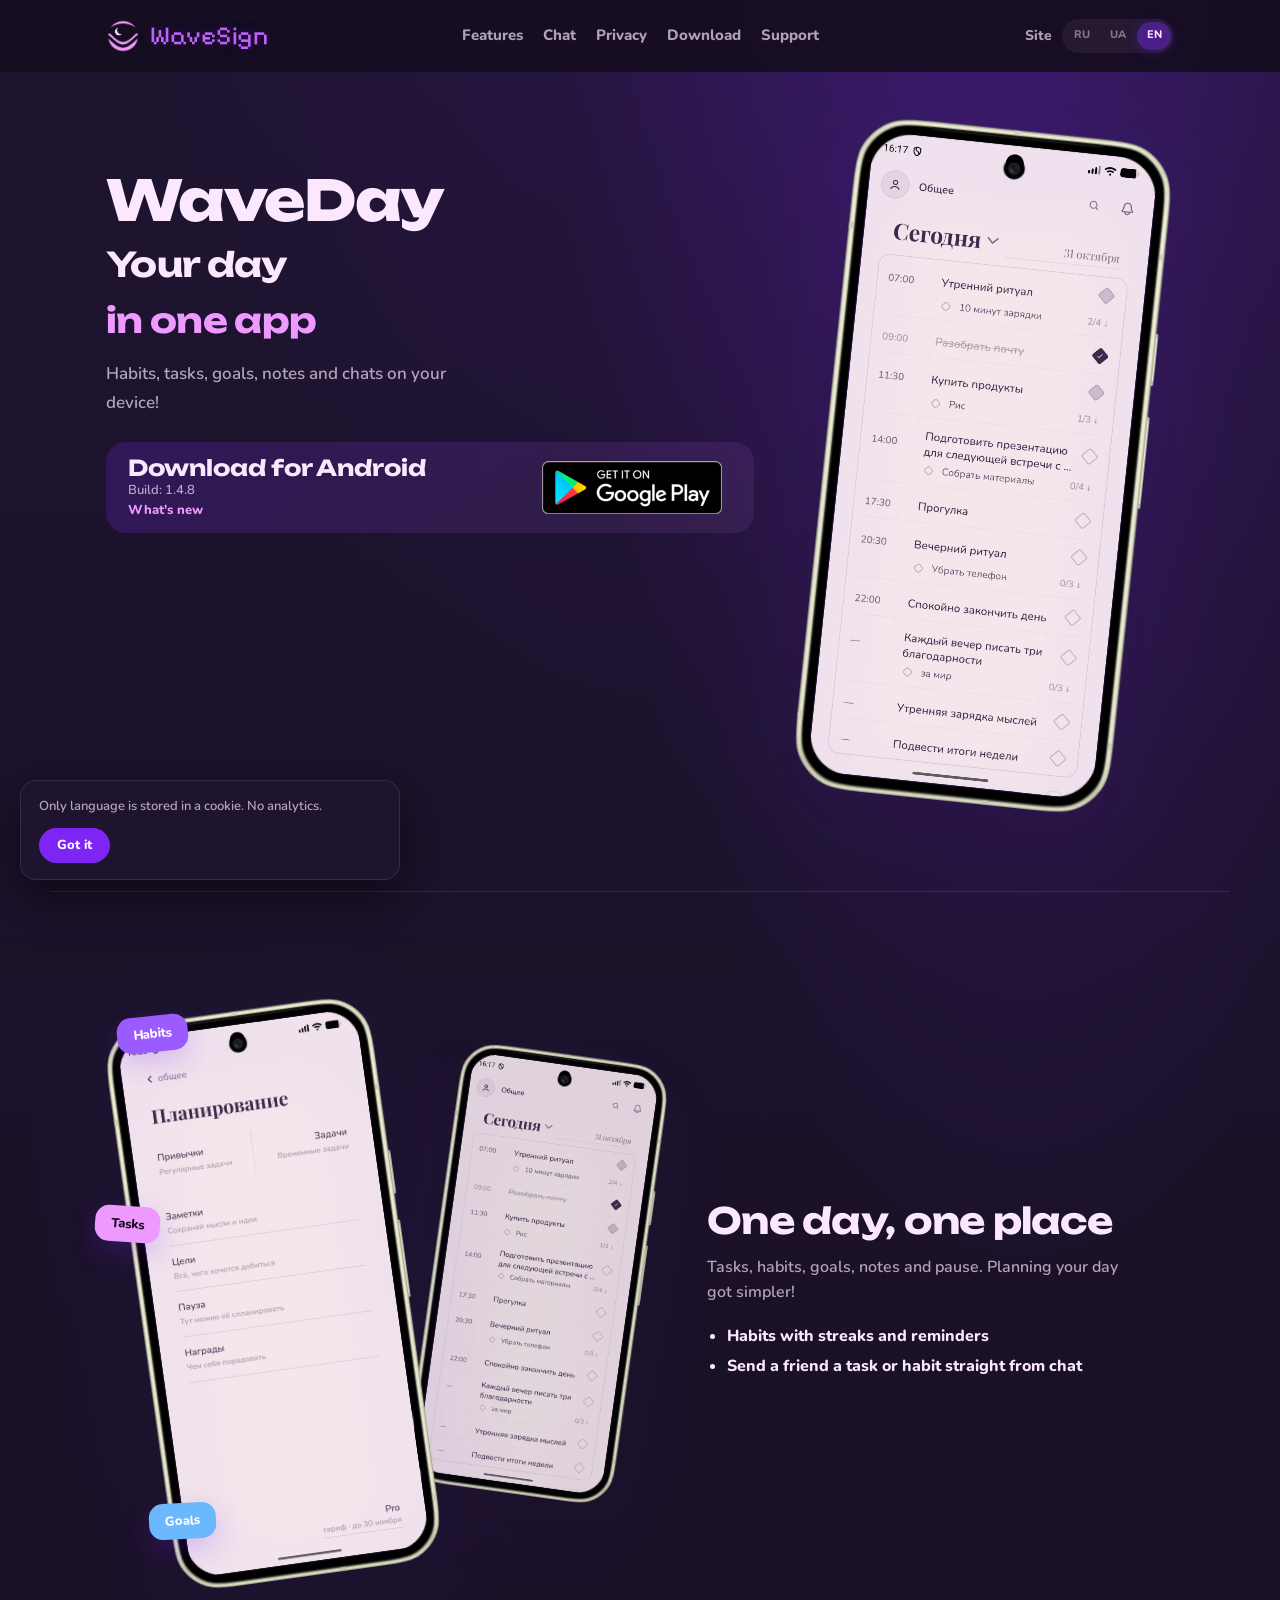
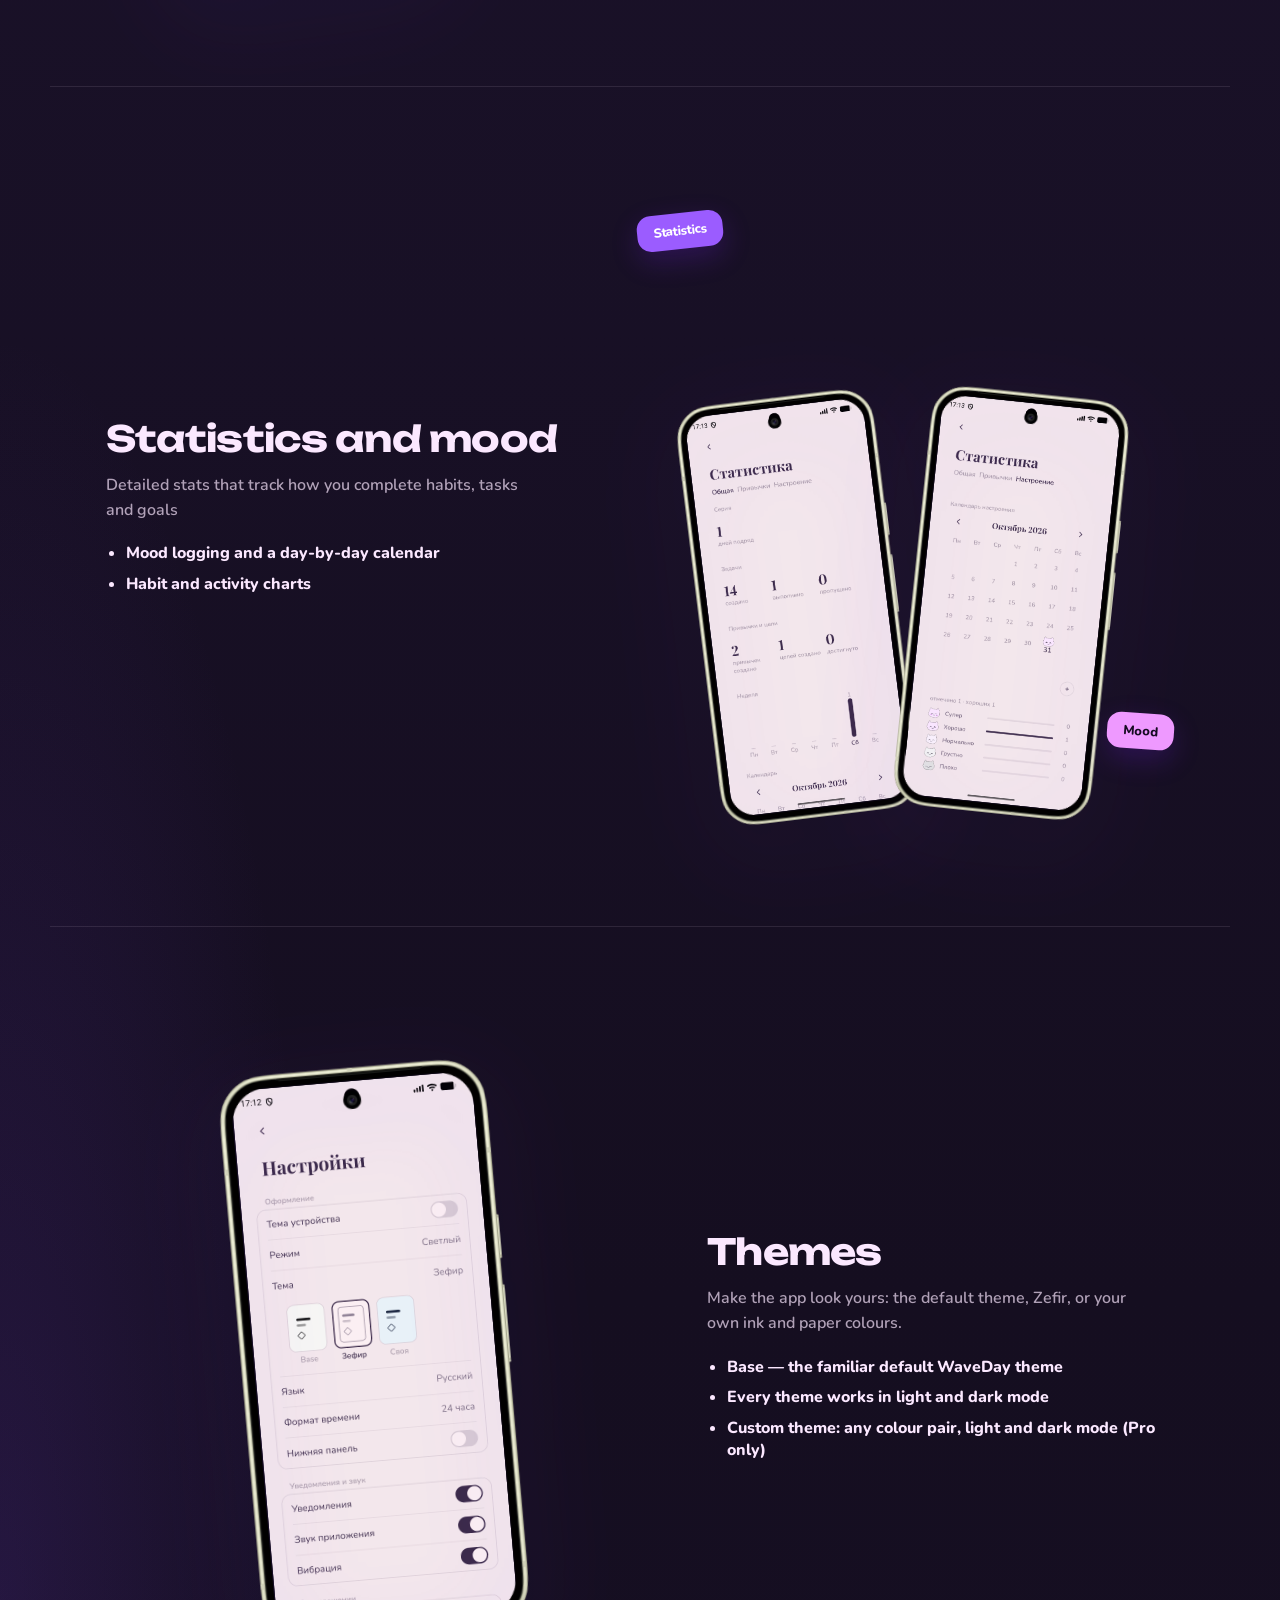
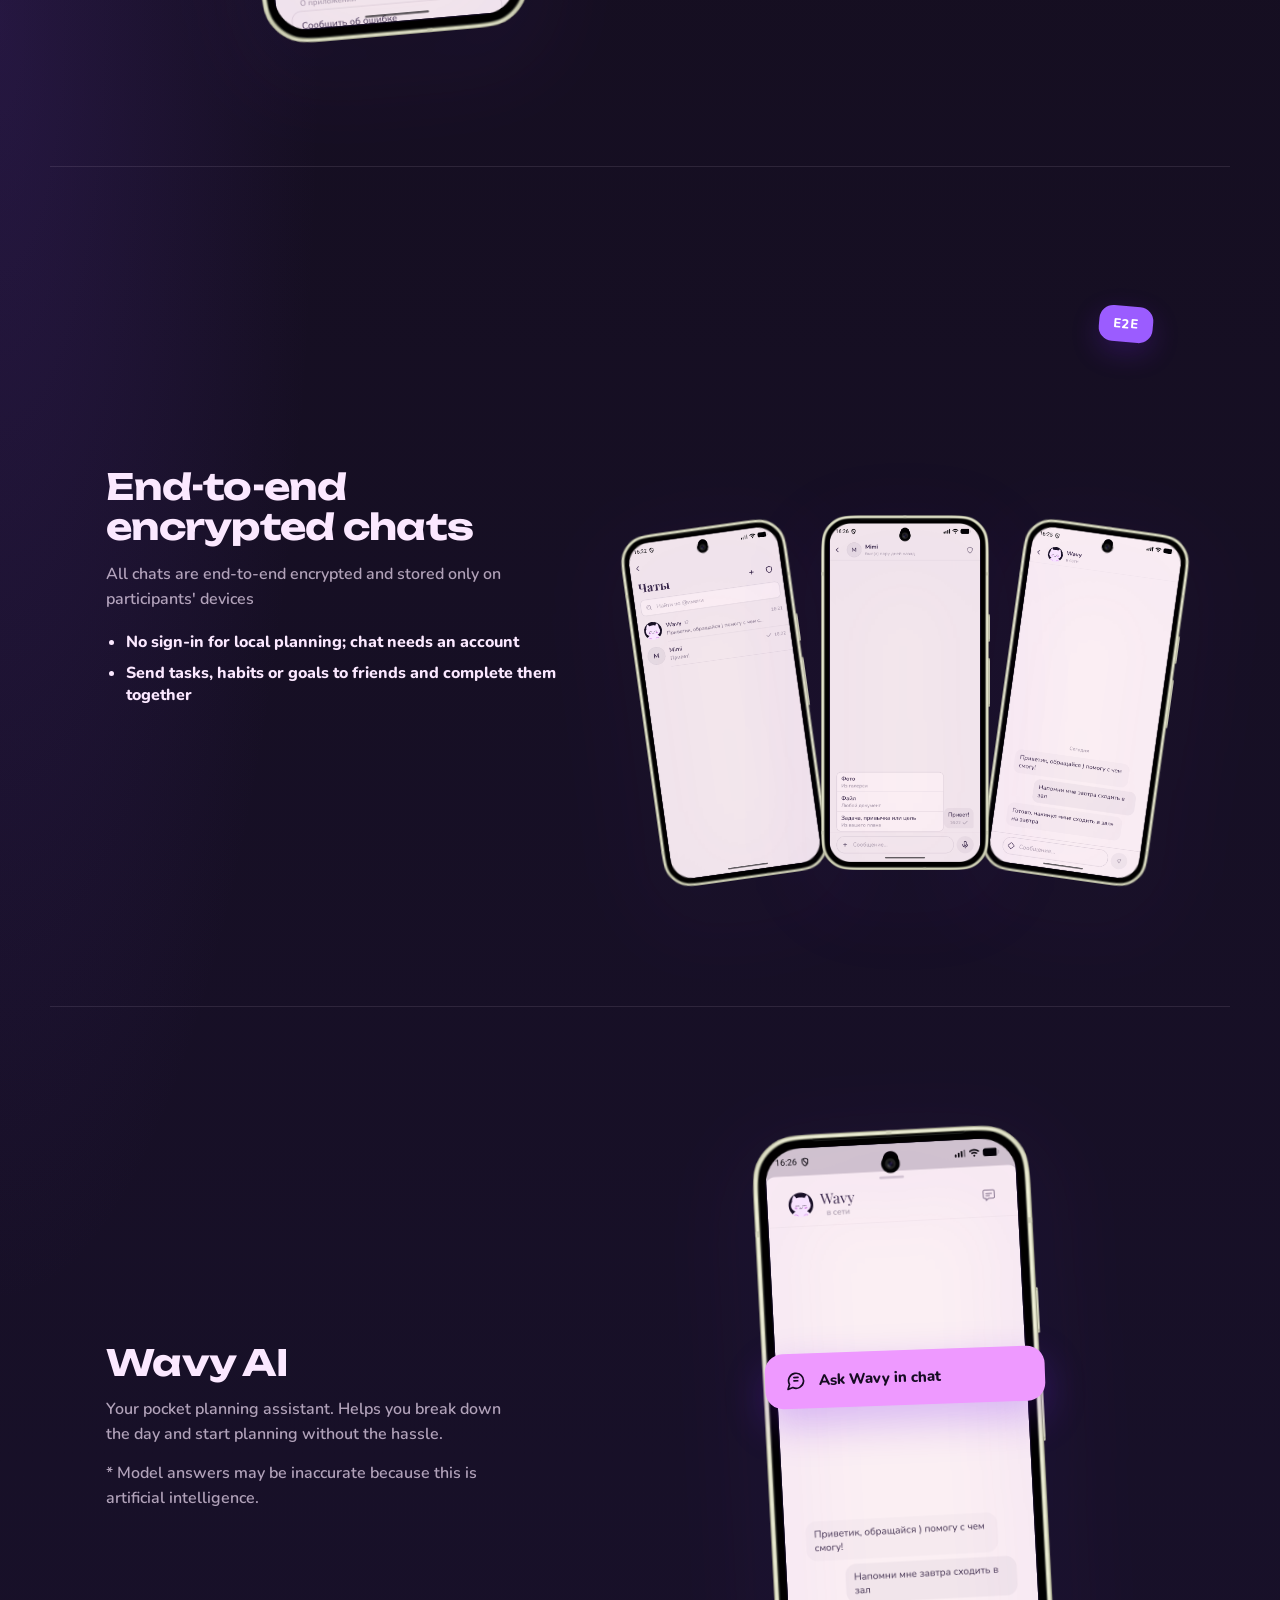
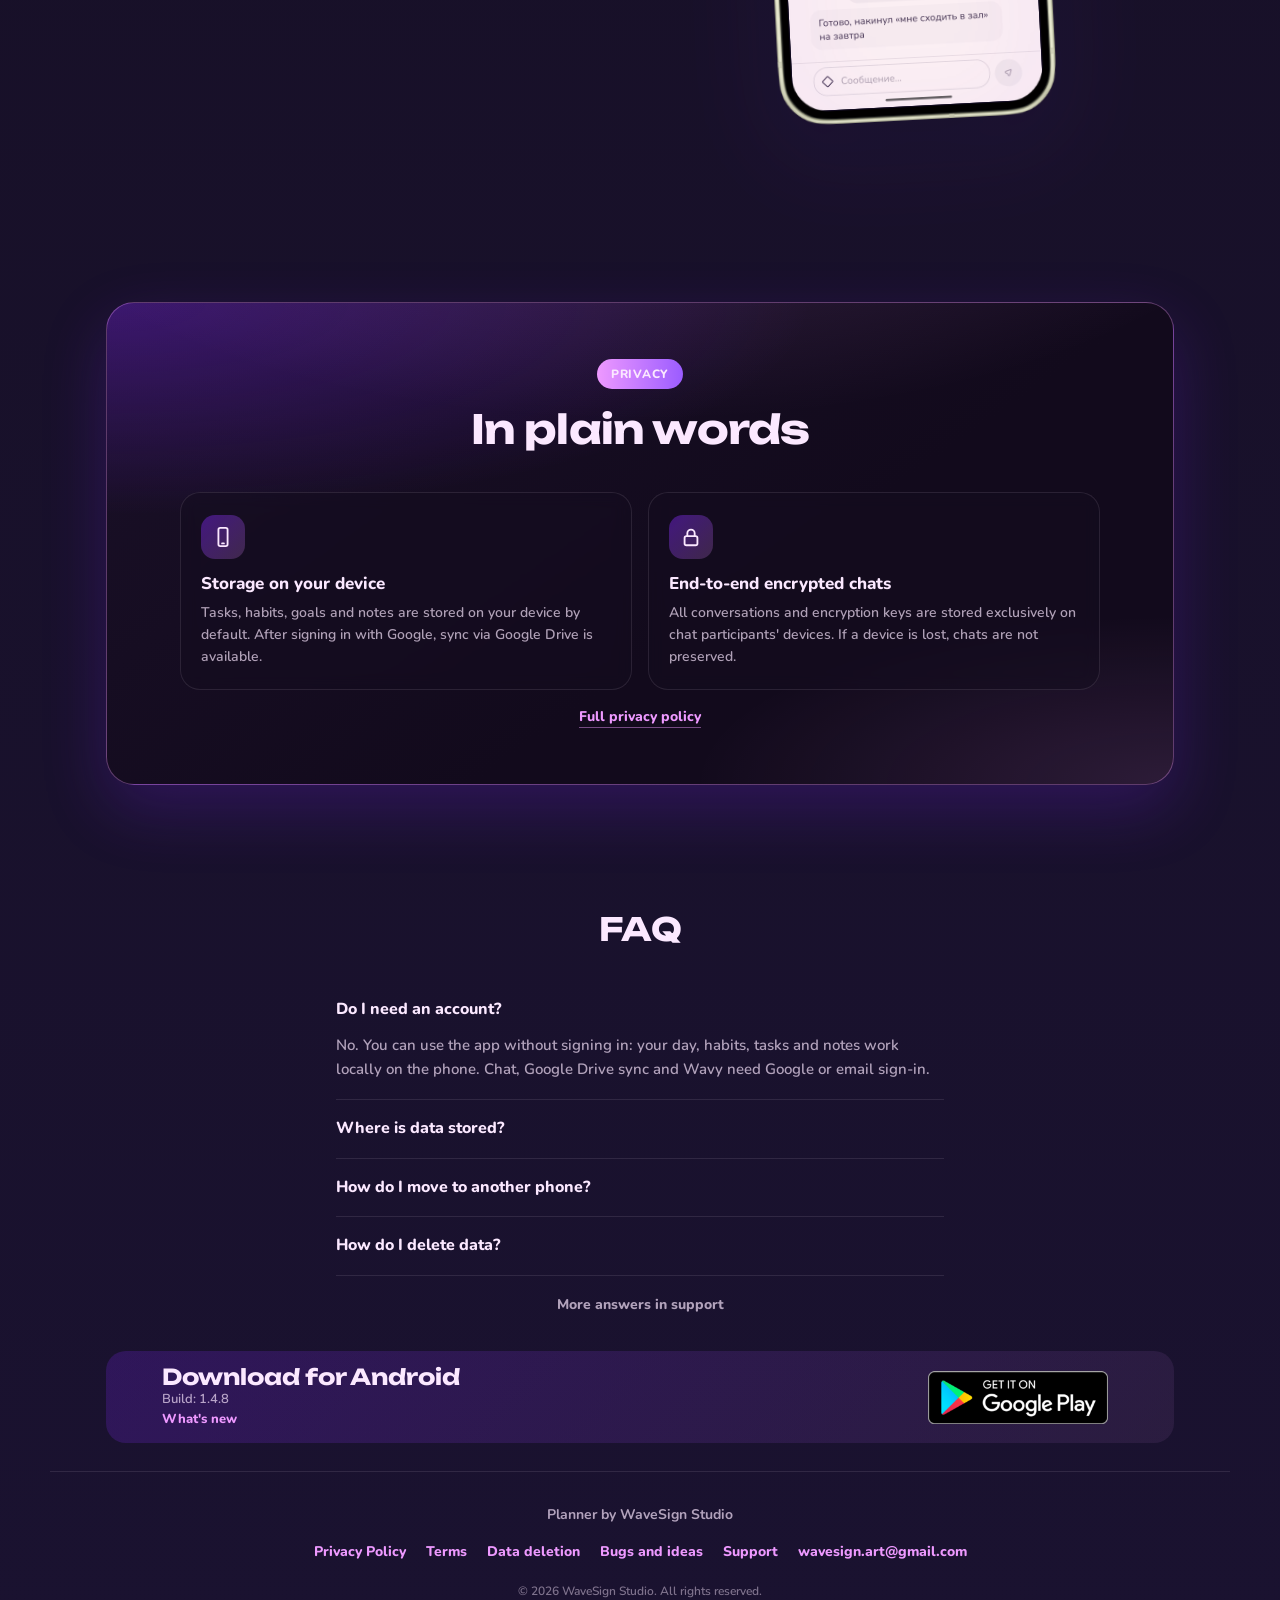
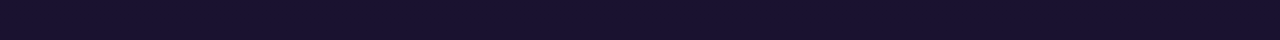
<file: index.html>
<!doctype html>
<html lang="ru">
<head>
<meta charset="UTF-8">
<meta name="viewport" content="width=device-width, initial-scale=1, viewport-fit=cover">
<title>WaveDay — планер, привычки и закрытый чат</title>
<meta name="description" content="WaveDay: задачи, привычки, цели и заметки на телефоне. Чаты со сквозным шифрованием. Android, WaveSign Studio.">
<meta name="theme-color" content="#150E20">
<link rel="icon" type="image/png" href="new_logo.png">
<link rel="apple-touch-icon" href="new_logo.png">
<link rel="manifest" href="site.webmanifest">
<link rel="preconnect" href="https://fonts.googleapis.com">
<link rel="preconnect" href="https://fonts.gstatic.com" crossorigin>
<link href="https://fonts.googleapis.com/css2?family=Nunito:wght@600;700;800&family=Pixelify+Sans:wght@400..700&family=Unbounded:wght@500;600;700;800&display=swap" rel="stylesheet">
<link rel="stylesheet" href="css/site.css">
</head>
<body>
<div class="frame">
  <div class="card" id="top">
    <header class="bar" id="siteBar">
      <a class="brand-mini" href="#start" aria-label="WaveSign">
        <img src="new_logo.png" alt="">
        <span>WaveSign</span>
      </a>
      <nav class="bar__nav" aria-label="Main">
        <a href="#features" data-i18n="navFeatures">Возможности</a>
        <a href="#chat" data-i18n="navChat">Чат</a>
        <a href="#privacy" data-i18n="navPrivacy">Приватность</a>
        <a href="#download" data-i18n="navDownload">Скачать</a>
        <a href="support/" data-i18n="navSupport">Поддержка</a>
      </nav>
      <div class="bar__tools">
        <a class="bar__site-link" href="https://wavesign.art/" rel="noopener noreferrer" data-i18n="navLabel">Сайт</a>
        <div class="lang" role="group" data-i18n-aria="langLabel" aria-label="Язык">
          <button type="button" data-set-lang="ru" aria-pressed="false">RU</button>
          <button type="button" data-set-lang="uk" aria-pressed="false">UA</button>
          <button type="button" data-set-lang="en" aria-pressed="false">EN</button>
        </div>
        <button class="menu-toggle" type="button" id="menuToggle" data-i18n-aria="menuOpen" aria-expanded="false" aria-controls="mobileNav" aria-label="Меню">
          <svg viewBox="0 0 24 24" fill="none" aria-hidden="true"><path d="M4 7h16M4 12h16M4 17h16"/></svg>
        </button>
      </div>
    </header>

    <nav class="mobile-nav" id="mobileNav" hidden data-i18n-aria="menuLabel" aria-label="Меню">
      <a href="#features" data-nav-close data-i18n="navFeatures">Возможности</a>
      <a href="#chat" data-nav-close data-i18n="navChat">Чат</a>
      <a href="#privacy" data-nav-close data-i18n="navPrivacy">Приватность</a>
      <a href="#download" data-nav-close data-i18n="navDownload">Скачать</a>
      <a href="support/" data-nav-close data-i18n="navSupport">Поддержка</a>
      <a href="feedback/" data-nav-close data-i18n="footerFeedback">Ошибки и идеи</a>
    </nav>

    <main>
      <section class="hero" id="start">
        <div class="hero__copy">
          <p class="wordmark">WaveDay</p>
          <h1 class="hero__title">
            <span data-i18n="heroLine1">Твой день</span>
            <em data-i18n="heroAccent">в одном приложении</em>
          </h1>
          <p class="hero__lead" data-i18n="heroLead">Привычки, задачи, цели, заметки и чаты на твоём устройстве!</p>
          <div class="cta-band cta-band--inline">
            <div>
              <h2 data-i18n="ctaTitle">Скачать для Android</h2>
              <p data-i18n="ctaLead">Сборка: 1.4.8</p>
              <p class="cta-band__changelog"><a href="whats-new/" data-i18n="whatsNew">Что нового</a></p>
            </div>
            <a class="store-badge store-badge--lg" id="playBtn" href="#download" data-i18n-aria="playBadgeAria" aria-label="Get it on Google Play">
              <img src="assets/google-play-badge.png" width="320" height="320" alt="">
            </a>
          </div>
        </div>
        <div class="hero__scene" aria-hidden="true">
          <svg class="deco deco--spark" viewBox="0 0 80 80"><path d="M40 4v12M40 64v12M4 40h12M64 40h12M14 14l8 8M58 58l8 8M66 14l-8 8M22 58l-8 8" stroke="currentColor" stroke-width="3" stroke-linecap="round"/></svg>
          <svg class="deco deco--wave" viewBox="0 0 120 40"><path d="M0 28c20-16 40 16 60 0s40 16 60 0" fill="none" stroke="currentColor" stroke-width="4" stroke-linecap="round"/></svg>
          <figure class="phone-mock device device--hero">
            <img class="phone-mock__frame" src="assets/phone-frame.png" alt="" width="379" height="800" decoding="async">
            <div class="phone-mock__screen">
              <img src="assets/screens/today.png?v=4" alt="" width="1080" height="2400" decoding="async">
            </div>
          </figure>
        </div>
      </section>

      <section class="showcase showcase--split showcase--visual-left" id="features">
        <div class="showcase__copy">
          <h2 data-i18n="featuresTitle">Один день — одно место</h2>
          <p data-i18n="featuresLead">Задачи, привычки, цели, заметки и пауза. Планировать день стало проще!</p>
          <ul class="ticks">
            <li data-i18n="feat1">Привычки со стриком и напоминаниями</li>
            <li data-i18n="feat4">Отправляй другу задачу или привычку прямо из чата</li>
          </ul>
        </div>
        <div class="showcase__scene showcase__scene--phones">
          <span class="pill pill--violet" data-i18n="pillHabits">Привычки</span>
          <span class="pill pill--pink" data-i18n="pillTasks">Задачи</span>
          <span class="pill pill--sky" data-i18n="pillGoals">Цели</span>
          <figure class="phone-mock device device--today-back">
            <img class="phone-mock__frame" src="assets/phone-frame.png" alt="" width="379" height="800" loading="lazy">
            <div class="phone-mock__screen">
              <img src="assets/screens/today.png?v=4" alt="" width="1080" height="2400" loading="lazy">
            </div>
          </figure>
          <figure class="phone-mock device device--tilt-left device--plan">
            <img class="phone-mock__frame" src="assets/phone-frame.png" alt="" width="379" height="800" loading="lazy">
            <div class="phone-mock__screen">
              <img src="assets/screens/plan.png?v=4" alt="" width="1080" height="2400" loading="lazy">
            </div>
          </figure>
        </div>
      </section>

      <section class="showcase showcase--split showcase--visual-right" id="stats">
        <div class="showcase__copy">
          <h2 data-i18n="statsTitle">Статистика и настроение</h2>
          <p data-i18n="statsLead">Подробная статистика с отслеживанием выполнения привычек, задач и целей</p>
          <ul class="ticks">
            <li data-i18n="statsF1">Запись настроения и календарь по дням</li>
            <li data-i18n="statsF2">Графики привычек и активности</li>
          </ul>
        </div>
        <div class="showcase__scene showcase__scene--phones">
          <span class="pill pill--violet" data-i18n="pillStats">Статистика</span>
          <span class="pill pill--pink" data-i18n="pillMood">Настроение</span>
          <figure class="phone-mock device device--stats-back">
            <img class="phone-mock__frame" src="assets/phone-frame.png" alt="" width="379" height="800" loading="lazy">
            <div class="phone-mock__screen">
              <img src="assets/screens/stats.png?v=1" alt="" width="1080" height="2400" loading="lazy">
            </div>
          </figure>
          <figure class="phone-mock device device--stats-mood">
            <img class="phone-mock__frame" src="assets/phone-frame.png" alt="" width="379" height="800" loading="lazy">
            <div class="phone-mock__screen">
              <img src="assets/screens/stats-mood.png?v=2" alt="" width="1080" height="2400" loading="lazy">
            </div>
          </figure>
        </div>
      </section>

      <section class="showcase showcase--split showcase--visual-left" id="themes">
        <div class="showcase__copy">
          <h2 data-i18n="themesTitle">Темы оформления</h2>
          <p data-i18n="themesLead">Меняйте вид приложения под себя: стандартная тема, Зефир или свои цвета чернил и бумаги.</p>
          <ul class="ticks">
            <li data-i18n="themesF1">Base — знакомая стандартная тема WaveDay</li>
            <li data-i18n="themesF2">Все темы адаптированы под светлый и тёмный режим</li>
            <li data-i18n="themesF3">Своя тема: любая пара цветов, светлый и темный режим (Pro only)</li>
          </ul>
        </div>
        <div class="showcase__scene showcase__scene--phones showcase__scene--themes">
          <figure class="phone-mock device device--themes">
            <img class="phone-mock__frame" src="assets/phone-frame.png" alt="" width="379" height="800" loading="lazy">
            <div class="phone-mock__screen">
              <img src="assets/screens/themes.png?v=1" alt="" width="1080" height="2400" loading="lazy">
            </div>
          </figure>
        </div>
      </section>

      <section class="showcase showcase--split showcase--visual-right" id="chat">
        <div class="showcase__copy">
          <h2 data-i18n="chatTitle">Чаты со сквозным шифрованием</h2>
          <p data-i18n="chatLead">Все чаты защищены сквозным шифрованием и хранятся только на устройствах собеседников чата</p>
          <ul class="ticks">
            <li data-i18n="chatF2">Без входа — локальный планер; чат после авторизации</li>
            <li data-i18n="chatF3">Присылайте задачи, привычки или цели друзьям и выполняйте вместе</li>
          </ul>
        </div>
        <div class="showcase__scene showcase__scene--phones showcase__scene--chat">
          <span class="pill pill--violet pill--chat-e2e" data-i18n="pillChatE2e">E2E</span>
          <figure class="phone-mock device device--chat-left">
            <img class="phone-mock__frame" src="assets/phone-frame.png" alt="" width="379" height="800" loading="lazy">
            <div class="phone-mock__screen">
              <img src="assets/screens/chats.png?v=4" alt="" width="1080" height="2400" loading="lazy">
            </div>
          </figure>
          <figure class="phone-mock device device--chat-mid">
            <img class="phone-mock__frame" src="assets/phone-frame.png" alt="" width="379" height="800" loading="lazy">
            <div class="phone-mock__screen">
              <img src="assets/screens/share.png?v=4" alt="" width="1080" height="2400" loading="lazy">
            </div>
          </figure>
          <figure class="phone-mock device device--chat-right">
            <img class="phone-mock__frame" src="assets/phone-frame.png" alt="" width="379" height="800" loading="lazy">
            <div class="phone-mock__screen">
              <img src="assets/screens/wavy-reminder.png?v=4" alt="" width="1080" height="2400" loading="lazy">
            </div>
          </figure>
        </div>
      </section>

      <section class="showcase showcase--split showcase--visual-right" id="wavy">
        <div class="showcase__copy">
          <h2 data-i18n="wavyTitle">Wavy AI</h2>
          <p data-i18n="wavyLead">Твой карманный помощник для планирования. Помогает разложить день, и начать планировать без сложностей.</p>
          <p class="wavy-note" data-i18n="wavyLeadNote">* Ответы модели могут быть неточными, так как это искусственный интеллект.</p>
        </div>
        <div class="showcase__scene showcase__scene--phones showcase__scene--wavy">
          <div class="banner banner--pink wavy-float-banner">
            <span class="banner__icon" aria-hidden="true">
              <svg viewBox="0 0 24 24" fill="none" stroke="currentColor" stroke-width="2" stroke-linecap="round" stroke-linejoin="round"><path d="M7.9 20A9 9 0 1 0 4 16.1L2 22Z"/><path d="M9.5 8h5"/><path d="M9.5 12H14"/></svg>
            </span>
            <span data-i18n="wavyBanner1">Спроси Wavy в чате</span>
          </div>
          <figure class="phone-mock device device--wavy-single">
            <img class="phone-mock__frame" src="assets/phone-frame.png" alt="" width="379" height="800" loading="lazy">
            <div class="phone-mock__screen">
              <img src="assets/screens/wavy-chat.png?v=4" alt="" width="1080" height="2400" loading="lazy">
            </div>
          </figure>
        </div>
      </section>

      <section class="privacy-band" id="privacy" aria-labelledby="privacy-heading">
        <div class="privacy-band__glow" aria-hidden="true"></div>
        <div class="privacy-band__inner">
          <p class="privacy-band__eyebrow" data-i18n="privacyEyebrow">Приватность</p>
          <h2 class="privacy-band__title" id="privacy-heading" data-i18n="privacyTitle">Простыми словами</h2>
          <div class="privacy-pillars">
            <article class="privacy-pillar">
              <span class="privacy-pillar__icon" aria-hidden="true">
                <svg viewBox="0 0 24 24" fill="none" stroke="currentColor" stroke-width="2" stroke-linecap="round" stroke-linejoin="round"><rect x="7" y="2" width="10" height="20" rx="2"/><path d="M11 19h2"/></svg>
              </span>
              <h3 data-i18n="privacyP1Title">Хранение на устройстве</h3>
              <p data-i18n="privacyP1Text">Задачи, привычки, цели и заметки по умолчанию хранятся на устройстве. Если выполнен вход через Google, доступна синхронизация через Google Drive.</p>
            </article>
            <article class="privacy-pillar">
              <span class="privacy-pillar__icon" aria-hidden="true">
                <svg viewBox="0 0 24 24" fill="none" stroke="currentColor" stroke-width="2" stroke-linecap="round" stroke-linejoin="round"><rect x="5" y="11" width="14" height="10" rx="2"/><path d="M8 11V8a4 4 0 0 1 8 0v3"/></svg>
              </span>
              <h3 data-i18n="privacyP2Title">Чаты со сквозным шифрованием</h3>
              <p data-i18n="privacyP2Text">Все переписки и ключи шифрования хранятся исключительно локально на устройствах участников чата. При потере устройства чаты не сохраняются.</p>
            </article>
          </div>
          <a class="privacy-band__link" href="privacy/" data-i18n="privacyMore">Полная политика конфиденциальности</a>
        </div>
      </section>

      <section class="faq-band" id="faq" aria-labelledby="faq-heading">
        <h2 class="faq-band__title" id="faq-heading" data-i18n="faqTitle">Частые вопросы</h2>
        <div class="faq">
          <details open>
            <summary data-i18n="faqQ1">Нужен ли аккаунт?</summary>
            <p data-i18n="faqA1">Нет. Можно пользоваться «без входа»: день, привычки, задачи и заметки работают локально на телефоне. Чат, синхронизация с Google Drive и Wavy — после входа через Google или почту.</p>
          </details>
          <details>
            <summary data-i18n="faqQ2">Где хранятся данные?</summary>
            <p data-i18n="faqA2">На устройстве. Если выполнен вход через Google, доступна синхронизация с помощью Google Drive. Переписка шифруется на телефоне.</p>
          </details>
          <details>
            <summary data-i18n="faqQ3">Как перенести на другой телефон?</summary>
            <p data-i18n="faqA3">Войдите в тот же аккаунт на новом телефоне и включите синхронизацию с Google Drive — данные подтянутся из вашей копии. Или в Настройках → «Данные» экспортируйте архив здесь и импортируйте на новом устройстве.</p>
          </details>
          <details>
            <summary data-i18n="faqQ4">Как удалить данные?</summary>
            <p>
              <span data-i18n="faqA4">Аккаунт и данные на сервере: Мой профиль → Иконка редактирования → «Удалить аккаунт». Только локально на устройстве: Настройки → «Сбросить все данные». Без приложения — напишите на wavesign.art@gmail.com.</span>
              <a class="faq-band__inline" href="delete-account/" data-i18n="faqDeleteLink">Подробнее об удалении</a>
            </p>
          </details>
        </div>
        <p class="faq-band__more"><a href="support/" data-i18n="faqMore">Ещё ответы в поддержке</a></p>
      </section>

      <section class="cta-band" id="download">
        <div>
          <h2 data-i18n="ctaTitle">Скачать для Android</h2>
          <p data-i18n="ctaLead">Сборка: 1.4.8</p>
          <p class="cta-band__changelog"><a href="whats-new/" data-i18n="whatsNew">Что нового</a></p>
        </div>
        <a class="store-badge store-badge--lg" id="playBtn2" href="#download" data-i18n-aria="playBadgeAria" aria-label="Get it on Google Play">
          <img src="assets/google-play-badge.png" width="320" height="320" alt="">
        </a>
      </section>
    </main>

    <footer class="foot">
      <p class="foot__brand" data-i18n="footerDesc">Планер от WaveSign Studio</p>
      <div class="foot__links">
        <a href="privacy/" data-i18n="privacy">Политика конфиденциальности</a>
        <a href="terms/" data-i18n="terms">Условия</a>
        <a href="delete-account/" data-i18n="deleteAccount">Удаление данных</a>
        <a href="feedback/" data-i18n="footerFeedback">Ошибки и идеи</a>
        <a href="support/" data-i18n="navSupport">Поддержка</a>
        <a href="mailto:wavesign.art@gmail.com">wavesign.art@gmail.com</a>
      </div>
      <p class="foot__copy" data-rights>© 2026 WaveSign Studio. Все права защищены.</p>
    </footer>
  </div>
</div>

<div class="cookie" id="cookieNotice" role="region" aria-label="Cookie" hidden>
  <p data-i18n="cookie">На сайте только язык в cookie. Аналитики нет.</p>
  <button type="button" id="cookieOk" data-i18n="cookieOk">Понятно</button>
</div>
<script src="js/site.js"></script>
</body>
</html>
</file>
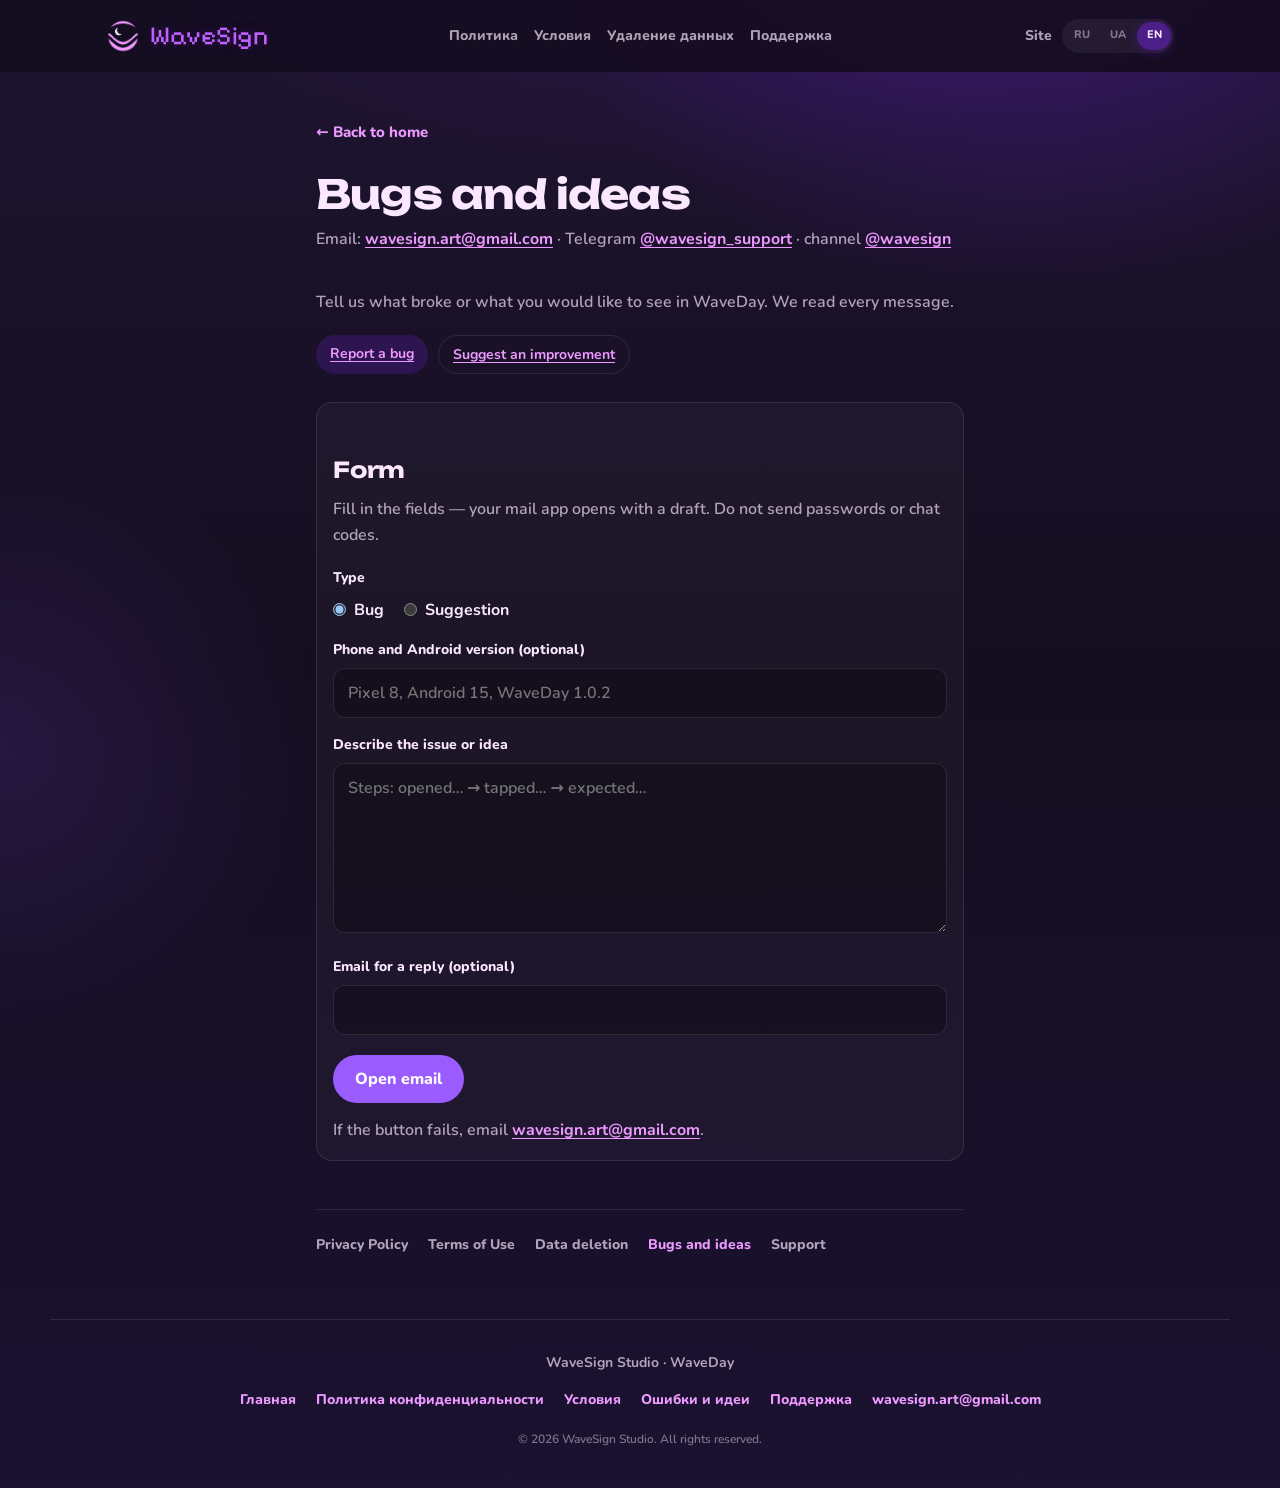
<file: feedback/index.html>
<!doctype html>
<html lang="ru">
<head>
<meta charset="UTF-8">
<meta name="viewport" content="width=device-width, initial-scale=1, viewport-fit=cover">
<title>Ошибки и предложения — WaveDay</title>
<meta name="description" content="Сообщите об ошибке в WaveDay или предложите улучшение. Письмо в WaveSign Studio или форма на сайте.">
<meta name="theme-color" content="#150E20">
<link rel="icon" type="image/png" href="../new_logo.png">
<link rel="preconnect" href="https://fonts.googleapis.com">
<link rel="preconnect" href="https://fonts.gstatic.com" crossorigin>
<link href="https://fonts.googleapis.com/css2?family=Nunito:wght@600;700;800&family=Pixelify+Sans:wght@400..700&family=Unbounded:wght@500;600;700;800&display=swap" rel="stylesheet">
<link rel="stylesheet" href="../css/site.css">
<link rel="stylesheet" href="../css/legal.css">
</head>
<body>
<div class="frame">
<div class="card">
<header class="bar bar--legal" id="siteBar">
  <a class="brand-mini" href="../" aria-label="WaveSign"><img src="../new_logo.png" alt=""><span>WaveSign</span></a>
  <nav class="bar__nav bar__nav--legal" aria-label="Documents">
    <a href="../privacy/">Политика</a>
    <a href="../terms/">Условия</a>
    <a href="../delete-account/">Удаление данных</a>
    <a href="../support/">Поддержка</a>
  </nav>
  <div class="bar__tools">
    <a class="bar__site-link" href="https://wavesign.art/" rel="noopener noreferrer" data-nav-site>Сайт</a>
    <div class="lang" role="group" aria-label="Language">
      <button type="button" data-set-lang="ru" aria-pressed="false">RU</button>
      <button type="button" data-set-lang="uk" aria-pressed="false">UA</button>
      <button type="button" data-set-lang="en" aria-pressed="false">EN</button>
    </div>
  </div>
</header>
<main class="legal-main">
<a class="home" href="../" lang="ru" data-lang="ru">&larr; На главную</a>
<a class="home" href="../" lang="uk" data-lang="uk" hidden>&larr; На головну</a>
<a class="home" href="../" lang="en" data-lang="en" hidden>&larr; Back to home</a>

<article class="doc" lang="ru" data-lang="ru">
<h1>Ошибки и предложения</h1>
<p class="meta">Письмо: <a href="mailto:wavesign.art@gmail.com">wavesign.art@gmail.com</a> · Telegram <a href="https://t.me/wavesign_support">@wavesign_support</a> · канал <a href="https://t.me/wavesign">@wavesign</a></p>
<p>Расскажите, что сломалось, или что хотите улучшить в WaveDay. Мы читаем каждое письмо; на баги обычно отвечаем, когда есть уточнение или исправление в обновлении.</p>

<div class="report-direct">
  <a class="mail mail--sm" href="mailto:wavesign.art@gmail.com?subject=WaveDay%20%E2%80%94%20%D0%BE%D1%88%D0%B8%D0%B1%D0%BA%D0%B0">Сообщить об ошибке</a>
  <a class="mail mail--sm mail--ghost" href="mailto:wavesign.art@gmail.com?subject=WaveDay%20%E2%80%94%20%D0%BF%D1%80%D0%B5%D0%B4%D0%BB%D0%BE%D0%B6%D0%B5%D0%BD%D0%B8%D0%B5">Предложить улучшение</a>
</div>

<form class="report-form" data-lang="ru" action="mailto:wavesign.art@gmail.com" method="POST" enctype="text/plain">
<h2 class="report-form__title">Форма</h2>
<p class="report-form__lead">Заполните поля — откроется черновик письма в вашей почте. Не прикрепляйте пароли и коды из чата.</p>
<fieldset class="report-form__kind">
  <legend>Тип</legend>
  <label><input type="radio" name="kind" value="bug" checked> Ошибка</label>
  <label><input type="radio" name="kind" value="idea"> Предложение</label>
</fieldset>
<label class="report-form__field">
  <span>Телефон и версия Android (необязательно)</span>
  <input type="text" name="device" autocomplete="off" placeholder="Например: Pixel 8, Android 15, WaveDay 1.0.2">
</label>
<label class="report-form__field">
  <span>Опишите, что случилось или что улучшить</span>
  <textarea name="message" rows="6" required placeholder="Шаги: открыл… → нажал… → вместо …"></textarea>
</label>
<label class="report-form__field">
  <span>Почта для ответа (необязательно)</span>
  <input type="email" name="contact" autocomplete="email" placeholder="you@example.com">
</label>
<button class="report-form__submit" type="submit">Открыть письмо</button>
<p class="report-form__hint">Если кнопка не сработала — скопируйте текст и отправьте на <a href="mailto:wavesign.art@gmail.com">wavesign.art@gmail.com</a>.</p>
</form>
</article>

<article class="doc" lang="uk" data-lang="uk" hidden>
<h1>Помилки та пропозиції</h1>
<p class="meta">Лист: <a href="mailto:wavesign.art@gmail.com">wavesign.art@gmail.com</a> · Telegram <a href="https://t.me/wavesign_support">@wavesign_support</a> · канал <a href="https://t.me/wavesign">@wavesign</a></p>
<p>Розкажіть, що зламалося, або що хочете покращити в WaveDay. Ми читаємо кожен лист.</p>

<div class="report-direct">
  <a class="mail mail--sm" href="mailto:wavesign.art@gmail.com?subject=WaveDay%20%E2%80%94%20%D0%BF%D0%BE%D0%BC%D0%B8%D0%BB%D0%BA%D0%B0">Повідомити про помилку</a>
  <a class="mail mail--sm mail--ghost" href="mailto:wavesign.art@gmail.com?subject=WaveDay%20%E2%80%94%20%D0%BF%D1%80%D0%BE%D0%BF%D0%BE%D0%B7%D0%B8%D1%86%D1%96%D1%8F">Запропонувати покращення</a>
</div>

<form class="report-form" data-lang="uk" action="mailto:wavesign.art@gmail.com" method="POST" enctype="text/plain">
<h2 class="report-form__title">Форма</h2>
<p class="report-form__lead">Заповніть поля — відкриється чернетка листа. Не додавайте паролі й коди з чату.</p>
<fieldset class="report-form__kind">
  <legend>Тип</legend>
  <label><input type="radio" name="kind" value="bug" checked> Помилка</label>
  <label><input type="radio" name="kind" value="idea"> Пропозиція</label>
</fieldset>
<label class="report-form__field">
  <span>Телефон і версія Android (необов’язково)</span>
  <input type="text" name="device" autocomplete="off" placeholder="Pixel 8, Android 15, WaveDay 1.0.2">
</label>
<label class="report-form__field">
  <span>Опишіть проблему або ідею</span>
  <textarea name="message" rows="6" required></textarea>
</label>
<label class="report-form__field">
  <span>Пошта для відповіді (необов’язково)</span>
  <input type="email" name="contact" autocomplete="email">
</label>
<button class="report-form__submit" type="submit">Відкрити лист</button>
<p class="report-form__hint">Якщо кнопка не спрацює — <a href="mailto:wavesign.art@gmail.com">wavesign.art@gmail.com</a>.</p>
</form>
</article>

<article class="doc" lang="en" data-lang="en" hidden>
<h1>Bugs and ideas</h1>
<p class="meta">Email: <a href="mailto:wavesign.art@gmail.com">wavesign.art@gmail.com</a> · Telegram <a href="https://t.me/wavesign_support">@wavesign_support</a> · channel <a href="https://t.me/wavesign">@wavesign</a></p>
<p>Tell us what broke or what you would like to see in WaveDay. We read every message.</p>

<div class="report-direct">
  <a class="mail mail--sm" href="mailto:wavesign.art@gmail.com?subject=WaveDay%20%E2%80%94%20bug%20report">Report a bug</a>
  <a class="mail mail--sm mail--ghost" href="mailto:wavesign.art@gmail.com?subject=WaveDay%20%E2%80%94%20suggestion">Suggest an improvement</a>
</div>

<form class="report-form" data-lang="en" action="mailto:wavesign.art@gmail.com" method="POST" enctype="text/plain">
<h2 class="report-form__title">Form</h2>
<p class="report-form__lead">Fill in the fields — your mail app opens with a draft. Do not send passwords or chat codes.</p>
<fieldset class="report-form__kind">
  <legend>Type</legend>
  <label><input type="radio" name="kind" value="bug" checked> Bug</label>
  <label><input type="radio" name="kind" value="idea"> Suggestion</label>
</fieldset>
<label class="report-form__field">
  <span>Phone and Android version (optional)</span>
  <input type="text" name="device" autocomplete="off" placeholder="Pixel 8, Android 15, WaveDay 1.0.2">
</label>
<label class="report-form__field">
  <span>Describe the issue or idea</span>
  <textarea name="message" rows="6" required placeholder="Steps: opened… → tapped… → expected…"></textarea>
</label>
<label class="report-form__field">
  <span>Email for a reply (optional)</span>
  <input type="email" name="contact" autocomplete="email">
</label>
<button class="report-form__submit" type="submit">Open email</button>
<p class="report-form__hint">If the button fails, email <a href="mailto:wavesign.art@gmail.com">wavesign.art@gmail.com</a>.</p>
</form>
</article>

<nav class="docs" aria-label="Документы" lang="ru" data-lang="ru">
  <a href="../privacy/">Политика конфиденциальности</a>
  <a href="../terms/">Условия использования</a>
  <a href="../delete-account/">Удаление данных</a>
  <a href="../feedback/" aria-current="page">Ошибки и идеи</a>
  <a href="../support/">Поддержка</a>
</nav>
<nav class="docs" aria-label="Документи" lang="uk" data-lang="uk" hidden>
  <a href="../privacy/">Політика конфіденційності</a>
  <a href="../terms/">Умови використання</a>
  <a href="../delete-account/">Видалення даних</a>
  <a href="../feedback/" aria-current="page">Помилки та ідеї</a>
  <a href="../support/">Підтримка</a>
</nav>
<nav class="docs" aria-label="Documents" lang="en" data-lang="en" hidden>
  <a href="../privacy/">Privacy Policy</a>
  <a href="../terms/">Terms of Use</a>
  <a href="../delete-account/">Data deletion</a>
  <a href="../feedback/" aria-current="page">Bugs and ideas</a>
  <a href="../support/">Support</a>
</nav>
</main>
<footer class="foot">
  <p class="foot__brand">WaveSign Studio · WaveDay</p>
  <div class="foot__links">
    <a href="../">Главная</a>
    <a href="../privacy/">Политика конфиденциальности</a>
    <a href="../terms/">Условия</a>
    <a href="../feedback/">Ошибки и идеи</a>
    <a href="../support/">Поддержка</a>
    <a href="mailto:wavesign.art@gmail.com">wavesign.art@gmail.com</a>
  </div>
  <p class="foot__copy" data-rights>© 2026 WaveSign Studio. Все права защищены.</p>
</footer>
</div>
</div>
<script>window.LEGAL_TITLES = {"ru":"Ошибки и предложения — WaveDay","uk":"Помилки та пропозиції — WaveDay","en":"Bugs and ideas — WaveDay"};</script>
<script src="../js/legal.js"></script>
<script src="../js/feedback.js"></script>
</body>
</html>
</file>
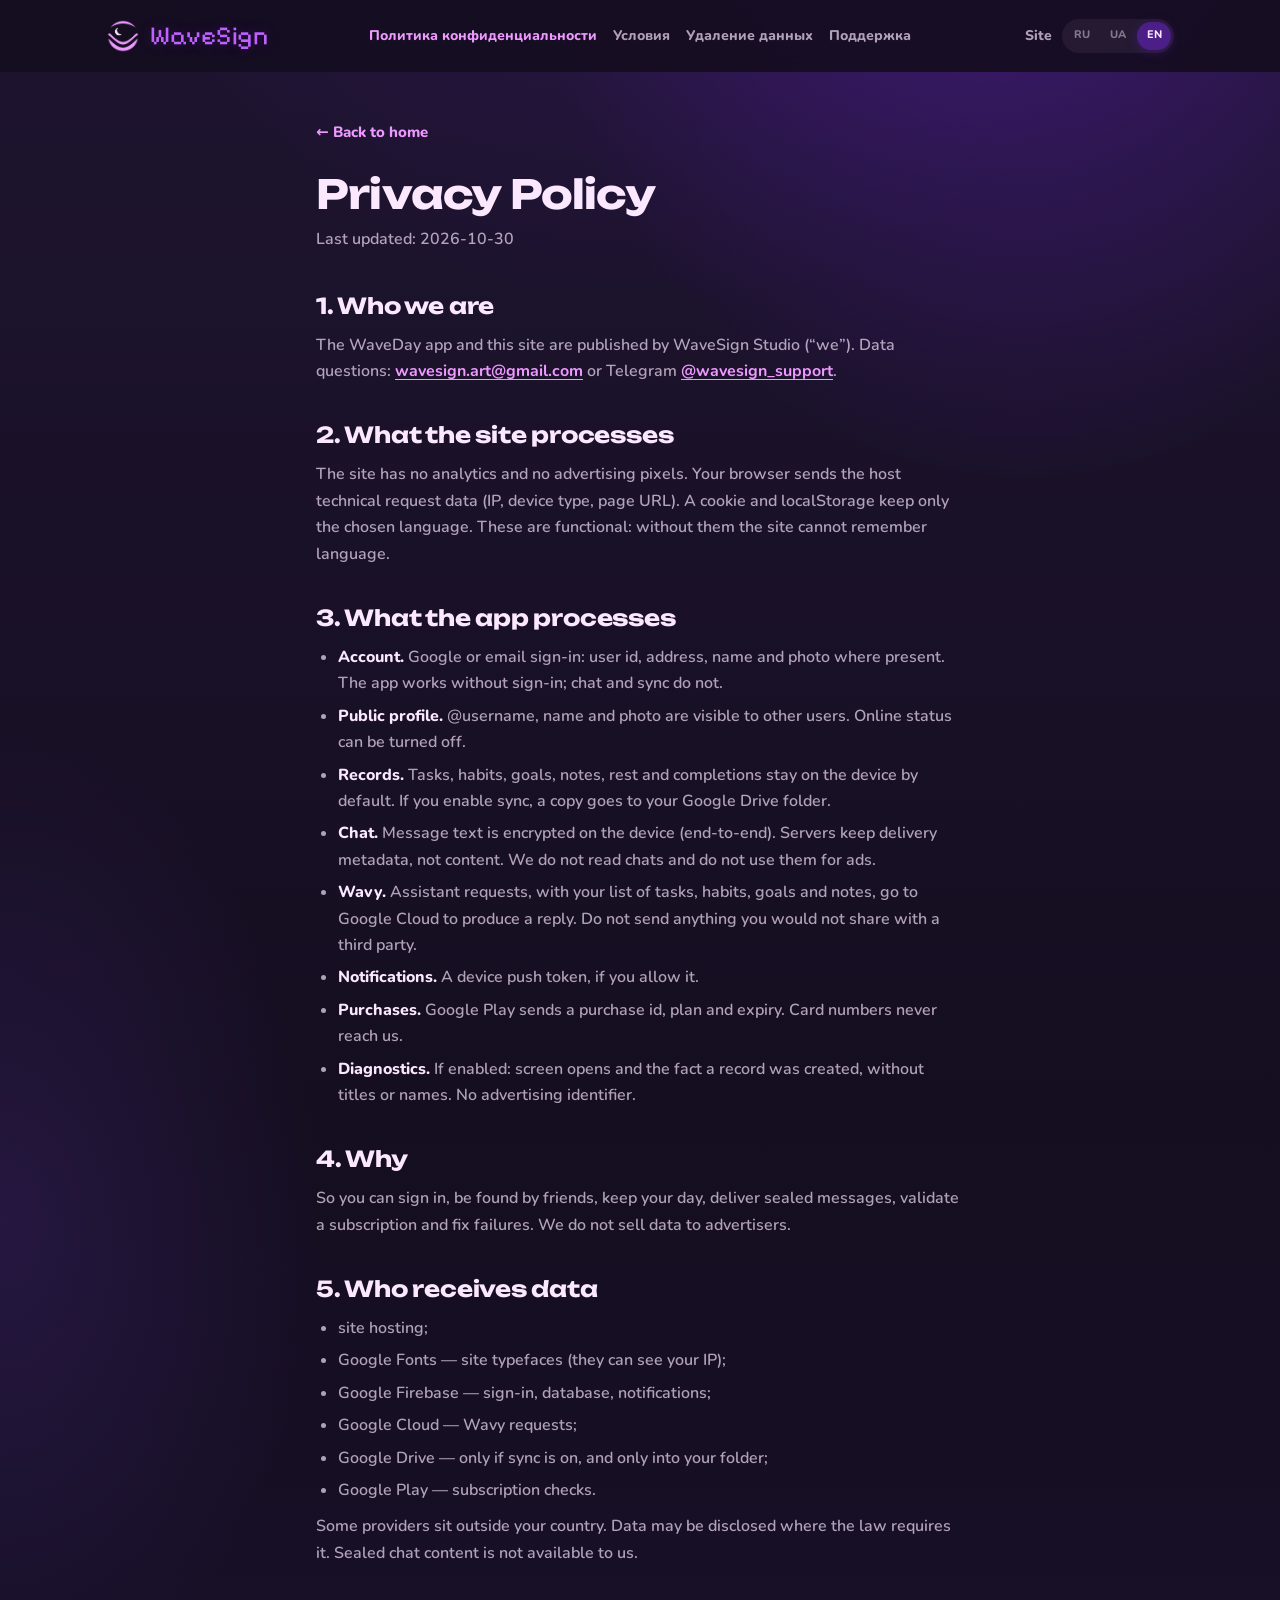
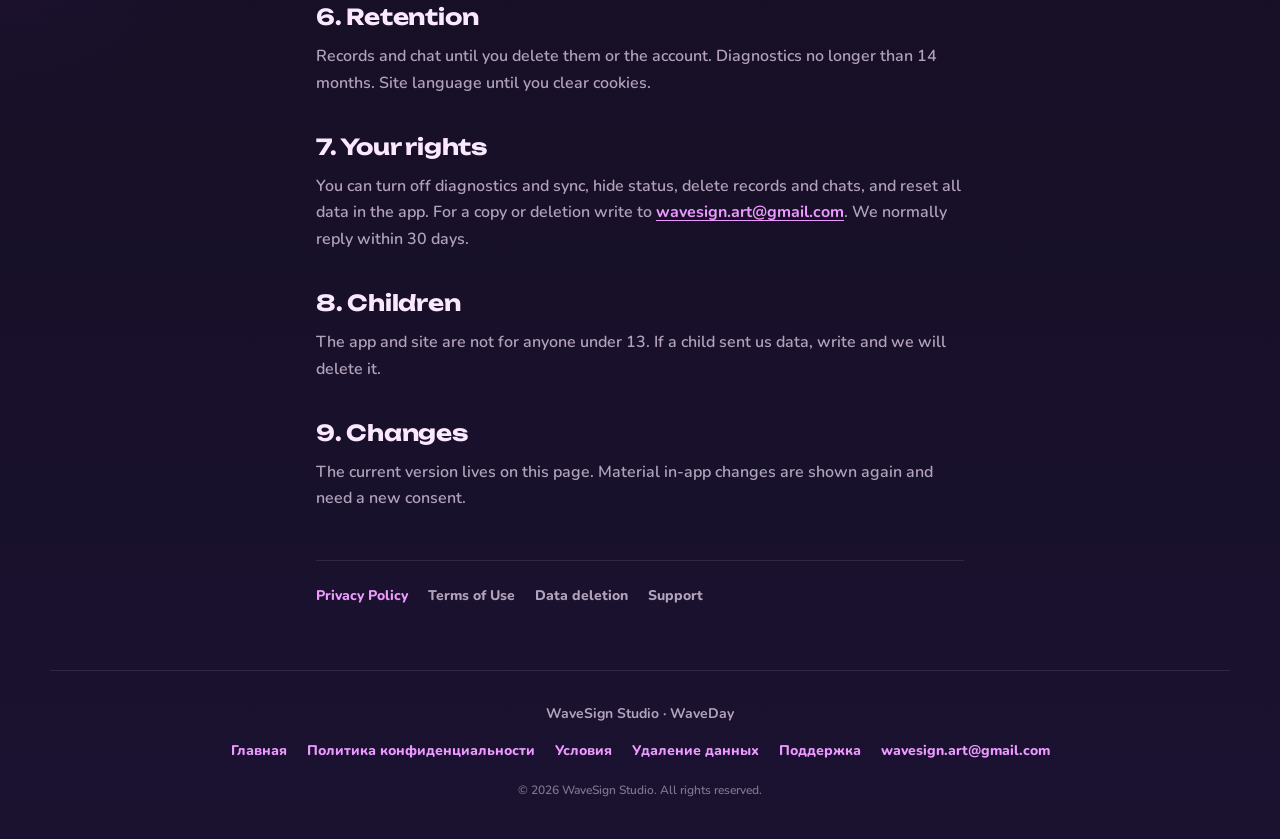
<file: privacy/index.html>
<!doctype html>
<html lang="ru">
<head>
<meta charset="UTF-8">
<meta name="viewport" content="width=device-width, initial-scale=1, viewport-fit=cover">
<title>Политика конфиденциальности — WaveDay</title>
<meta name="description" content="Какие данные обрабатывают приложение WaveDay и этот сайт, зачем и как ими управлять.">
<meta name="theme-color" content="#150E20">
<link rel="icon" type="image/png" href="../new_logo.png">
<link rel="preconnect" href="https://fonts.googleapis.com">
<link rel="preconnect" href="https://fonts.gstatic.com" crossorigin>
<link href="https://fonts.googleapis.com/css2?family=Nunito:wght@600;700;800&family=Pixelify+Sans:wght@400..700&family=Unbounded:wght@500;600;700;800&display=swap" rel="stylesheet">
<link rel="stylesheet" href="../css/site.css">
<link rel="stylesheet" href="../css/legal.css">
</head>
<body>
<div class="frame">
<div class="card">
<header class="bar bar--legal" id="siteBar">
  <a class="brand-mini" href="../" aria-label="WaveSign"><img src="../new_logo.png" alt=""><span>WaveSign</span></a>
  <nav class="bar__nav bar__nav--legal" aria-label="Documents">
    <a href="../privacy/" aria-current="page">Политика конфиденциальности</a>
    <a href="../terms/">Условия</a>
    <a href="../delete-account/">Удаление данных</a>
    <a href="../support/">Поддержка</a>
  </nav>
  <div class="bar__tools">
    <a class="bar__site-link" href="https://wavesign.art/" rel="noopener noreferrer" data-nav-site>Сайт</a>
    <div class="lang" role="group" aria-label="Language">
      <button type="button" data-set-lang="ru" aria-pressed="false">RU</button>
      <button type="button" data-set-lang="uk" aria-pressed="false">UA</button>
      <button type="button" data-set-lang="en" aria-pressed="false">EN</button>
    </div>
  </div>
</header>
<main class="legal-main">
<a class="home" href="../" lang="ru" data-lang="ru">&larr; На главную</a>
<a class="home" href="../" lang="uk" data-lang="uk" hidden>&larr; На головну</a>
<a class="home" href="../" lang="en" data-lang="en" hidden>&larr; Back to home</a>

<article class="doc" lang="ru" data-lang="ru">
<h1>Политика конфиденциальности</h1>
<p class="meta">Редакция от: 2026-10-30</p>
<section>
<h2>1. Кто мы</h2>
<p>Приложение WaveDay и сайт, на котором вы читаете этот текст, выпускает WaveSign Studio («мы»). По вопросам данных: <a href="mailto:wavesign.art@gmail.com">wavesign.art@gmail.com</a> или Telegram <a href="https://t.me/wavesign_support">@wavesign_support</a>.</p>
</section>
<section>
<h2>2. Что обрабатывает сайт</h2>
<p>Сайт не использует аналитику и рекламные пиксели. Браузер передаёт хостингу технические данные запроса (IP, тип устройства, адрес страницы). В cookie и localStorage сохраняется только выбранный язык. Это функциональные данные, без них сайт не запоминает язык.</p>
</section>
<section>
<h2>3. Что обрабатывает приложение</h2>
<ul>
<li><b>Аккаунт.</b> Вход через Google или почту: идентификатор, адрес, имя и фото, если они есть в аккаунте. Без входа приложение работает, чат и синхронизация недоступны.</li>
<li><b>Публичный профиль.</b> @username, имя и фото видны другим пользователям. Статус «в сети» можно выключить.</li>
<li><b>Записи.</b> Задачи, привычки, цели, заметки, отдых и отметки о выполнении по умолчанию хранятся на устройстве. Если включить синхронизацию, копия уходит в вашу папку Google Drive.</li>
<li><b>Чат.</b> Текст сообщений шифруется на устройстве (сквозное шифрование). На сервере остаются служебные данные доставки, не содержимое. Мы не читаем переписку и не используем её для рекламы.</li>
<li><b>Wavy.</b> Текст запроса к ассистенту вместе со списком задач, привычек, целей и заметок передаётся в облако Google, чтобы собрать ответ. Не отправляйте туда то, чем не готовы делиться с третьей стороной.</li>
<li><b>Уведомления.</b> Если разрешите — push-токен устройства.</li>
<li><b>Покупки.</b> Google Play присылает идентификатор покупки, тариф и срок. Номер карты к нам не попадает.</li>
<li><b>Диагностика.</b> Если включена: факты открытия экранов и создания записей, без текстов и имён. Рекламного идентификатора нет.</li>
</ul>
</section>
<section>
<h2>4. Зачем</h2>
<p>Чтобы вы вошли, вас нашли друзья, приложение хранило день, доставляло закрытые сообщения, проверяло подписку и чинило сбои. Рекламодателям данные не продаём.</p>
</section>
<section>
<h2>5. Кому передаём</h2>
<ul>
<li>хостинг сайта;</li>
<li>Google Fonts — шрифты сайта (виден IP);</li>
<li>Google Firebase — вход, база, уведомления;</li>
<li>Google Cloud — запросы к Wavy;</li>
<li>Google Drive — только если включена синхронизация, и только в вашу папку;</li>
<li>Google Play — проверка подписки.</li>
</ul>
<p>Часть поставщиков находится за пределами вашей страны. Данные могут быть раскрыты по законному требованию. Содержимое закрытого чата нам недоступно.</p>
</section>
<section>
<h2>6. Сроки</h2>
<p>Записи и чат — пока вы их или аккаунт не удалите. Диагностика — не дольше 14 месяцев. Язык на сайте — пока не очистите cookie.</p>
</section>
<section>
<h2>7. Ваши права</h2>
<p>Можно отключить диагностику и синхронизацию, скрыть статус, удалить записи и чаты, сбросить все данные в приложении. Запрос копии или удаления: <a href="mailto:wavesign.art@gmail.com">wavesign.art@gmail.com</a>. Обычно отвечаем в течение 30 дней.</p>
</section>
<section>
<h2>8. Дети</h2>
<p>Приложение и сайт не для лиц младше 13 лет. Если ребёнок передал данные — напишите, удалим.</p>
</section>
<section>
<h2>9. Изменения</h2>
<p>Актуальная редакция на этой странице. Существенные изменения в приложении показываем повторно и просим согласие.</p>
</section>
</article>

<article class="doc" lang="uk" data-lang="uk" hidden>
<h1>Політика конфіденційності</h1>
<p class="meta">Редакція від: 2026-10-30</p>
<section>
<h2>1. Хто ми</h2>
<p>Додаток WaveDay і сайт, на якому ви читаєте цей текст, випускає WaveSign Studio («ми»). З питань даних: <a href="mailto:wavesign.art@gmail.com">wavesign.art@gmail.com</a> або Telegram <a href="https://t.me/wavesign_support">@wavesign_support</a>.</p>
</section>
<section>
<h2>2. Що обробляє сайт</h2>
<p>Сайт не використовує аналітику й рекламні пікселі. Браузер передає хостингу технічні дані запиту (IP, тип пристрою, адресу сторінки). У cookie та localStorage зберігається лише обрана мова.</p>
</section>
<section>
<h2>3. Що обробляє додаток</h2>
<ul>
<li><b>Акаунт.</b> Вхід через Google або пошту: ідентифікатор, адреса, ім’я і фото, якщо вони є. Без входу додаток працює, чат і синхронізація недоступні.</li>
<li><b>Публічний профіль.</b> @username, ім’я і фото видимі іншим. Статус «в мережі» можна вимкнути.</li>
<li><b>Записи.</b> Задачі, звички, цілі, нотатки й відпочинок за замовчуванням на пристрої. Якщо увімкнути синхронізацію, копія йде у вашу теку Google Drive.</li>
<li><b>Чат.</b> Текст повідомлень шифрується на пристрої (наскрізне шифрування). На сервері лишаються службові дані доставки, не зміст.</li>
<li><b>Wavy.</b> Текст запиту разом зі списком задач і звичок передається в хмару Google. Не надсилайте туди те, чим не готові ділитися з третьою стороною.</li>
<li><b>Сповіщення.</b> Якщо дозволите — push-токен пристрою.</li>
<li><b>Покупки.</b> Google Play надсилає ідентифікатор покупки, тариф і строк. Номер картки до нас не потрапляє.</li>
<li><b>Діагностика.</b> Якщо увімкнена: факти відкриття екранів, без текстів і імен.</li>
</ul>
</section>
<section>
<h2>4. Навіщо</h2>
<p>Щоб ви увійшли, вас знайшли друзі, додаток зберігав день, доставляв закриті повідомлення, перевіряв підписку і ремонтував збої. Рекламодавцям дані не продаємо.</p>
</section>
<section>
<h2>5. Кому передаємо</h2>
<ul>
<li>хостинг сайту;</li>
<li>Google Fonts — шрифти сайту (видно IP);</li>
<li>Google Firebase — вхід, база, сповіщення;</li>
<li>Google Cloud — запити до Wavy;</li>
<li>Google Drive — лише якщо увімкнена синхронізація;</li>
<li>Google Play — перевірка підписки.</li>
</ul>
</section>
<section>
<h2>6. Строки</h2>
<p>Записи й чат — поки ви їх або акаунт не видалите. Діагностика — не довше 14 місяців. Мова на сайті — поки не очистите cookie.</p>
</section>
<section>
<h2>7. Ваші права</h2>
<p>Можна вимкнути діагностику й синхронізацію, сховати статус, видалити записи й чати, скинути всі дані в додатку. Запит копії або видалення: <a href="mailto:wavesign.art@gmail.com">wavesign.art@gmail.com</a>.</p>
</section>
<section>
<h2>8. Діти</h2>
<p>Додаток і сайт не для осіб молодше 13 років.</p>
</section>
<section>
<h2>9. Зміни</h2>
<p>Актуальна редакція на цій сторінці.</p>
</section>
</article>

<article class="doc" lang="en" data-lang="en" hidden>
<h1>Privacy Policy</h1>
<p class="meta">Last updated: 2026-10-30</p>
<section>
<h2>1. Who we are</h2>
<p>The WaveDay app and this site are published by WaveSign Studio (“we”). Data questions: <a href="mailto:wavesign.art@gmail.com">wavesign.art@gmail.com</a> or Telegram <a href="https://t.me/wavesign_support">@wavesign_support</a>.</p>
</section>
<section>
<h2>2. What the site processes</h2>
<p>The site has no analytics and no advertising pixels. Your browser sends the host technical request data (IP, device type, page URL). A cookie and localStorage keep only the chosen language. These are functional: without them the site cannot remember language.</p>
</section>
<section>
<h2>3. What the app processes</h2>
<ul>
<li><b>Account.</b> Google or email sign-in: user id, address, name and photo where present. The app works without sign-in; chat and sync do not.</li>
<li><b>Public profile.</b> @username, name and photo are visible to other users. Online status can be turned off.</li>
<li><b>Records.</b> Tasks, habits, goals, notes, rest and completions stay on the device by default. If you enable sync, a copy goes to your Google Drive folder.</li>
<li><b>Chat.</b> Message text is encrypted on the device (end-to-end). Servers keep delivery metadata, not content. We do not read chats and do not use them for ads.</li>
<li><b>Wavy.</b> Assistant requests, with your list of tasks, habits, goals and notes, go to Google Cloud to produce a reply. Do not send anything you would not share with a third party.</li>
<li><b>Notifications.</b> A device push token, if you allow it.</li>
<li><b>Purchases.</b> Google Play sends a purchase id, plan and expiry. Card numbers never reach us.</li>
<li><b>Diagnostics.</b> If enabled: screen opens and the fact a record was created, without titles or names. No advertising identifier.</li>
</ul>
</section>
<section>
<h2>4. Why</h2>
<p>So you can sign in, be found by friends, keep your day, deliver sealed messages, validate a subscription and fix failures. We do not sell data to advertisers.</p>
</section>
<section>
<h2>5. Who receives data</h2>
<ul>
<li>site hosting;</li>
<li>Google Fonts — site typefaces (they can see your IP);</li>
<li>Google Firebase — sign-in, database, notifications;</li>
<li>Google Cloud — Wavy requests;</li>
<li>Google Drive — only if sync is on, and only into your folder;</li>
<li>Google Play — subscription checks.</li>
</ul>
<p>Some providers sit outside your country. Data may be disclosed where the law requires it. Sealed chat content is not available to us.</p>
</section>
<section>
<h2>6. Retention</h2>
<p>Records and chat until you delete them or the account. Diagnostics no longer than 14 months. Site language until you clear cookies.</p>
</section>
<section>
<h2>7. Your rights</h2>
<p>You can turn off diagnostics and sync, hide status, delete records and chats, and reset all data in the app. For a copy or deletion write to <a href="mailto:wavesign.art@gmail.com">wavesign.art@gmail.com</a>. We normally reply within 30 days.</p>
</section>
<section>
<h2>8. Children</h2>
<p>The app and site are not for anyone under 13. If a child sent us data, write and we will delete it.</p>
</section>
<section>
<h2>9. Changes</h2>
<p>The current version lives on this page. Material in-app changes are shown again and need a new consent.</p>
</section>
</article>

<nav class="docs" aria-label="Документы" lang="ru" data-lang="ru">
  <a href="../privacy/" aria-current="page">Политика конфиденциальности</a>
  <a href="../terms/">Условия использования</a>
  <a href="../delete-account/">Удаление данных</a>
  <a href="../support/">Поддержка</a>
</nav>
<nav class="docs" aria-label="Документи" lang="uk" data-lang="uk" hidden>
  <a href="../privacy/" aria-current="page">Політика конфіденційності</a>
  <a href="../terms/">Умови використання</a>
  <a href="../delete-account/">Видалення даних</a>
  <a href="../support/">Підтримка</a>
</nav>
<nav class="docs" aria-label="Documents" lang="en" data-lang="en" hidden>
  <a href="../privacy/" aria-current="page">Privacy Policy</a>
  <a href="../terms/">Terms of Use</a>
  <a href="../delete-account/">Data deletion</a>
  <a href="../support/">Support</a>
</nav>
</main>
<footer class="foot">
  <p class="foot__brand">WaveSign Studio · WaveDay</p>
  <div class="foot__links">
    <a href="../">Главная</a>
    <a href="../privacy/">Политика конфиденциальности</a>
    <a href="../terms/">Условия</a>
    <a href="../delete-account/">Удаление данных</a>
    <a href="../support/">Поддержка</a>
    <a href="mailto:wavesign.art@gmail.com">wavesign.art@gmail.com</a>
  </div>
  <p class="foot__copy" data-rights>© 2026 WaveSign Studio. Все права защищены.</p>
</footer>
</div>
</div>
<script>window.LEGAL_TITLES = {"ru":"Политика конфиденциальности — WaveDay","uk":"Політика конфіденційності — WaveDay","en":"Privacy Policy — WaveDay"};</script>
<script src="../js/legal.js"></script>
</body>
</html>
</file>
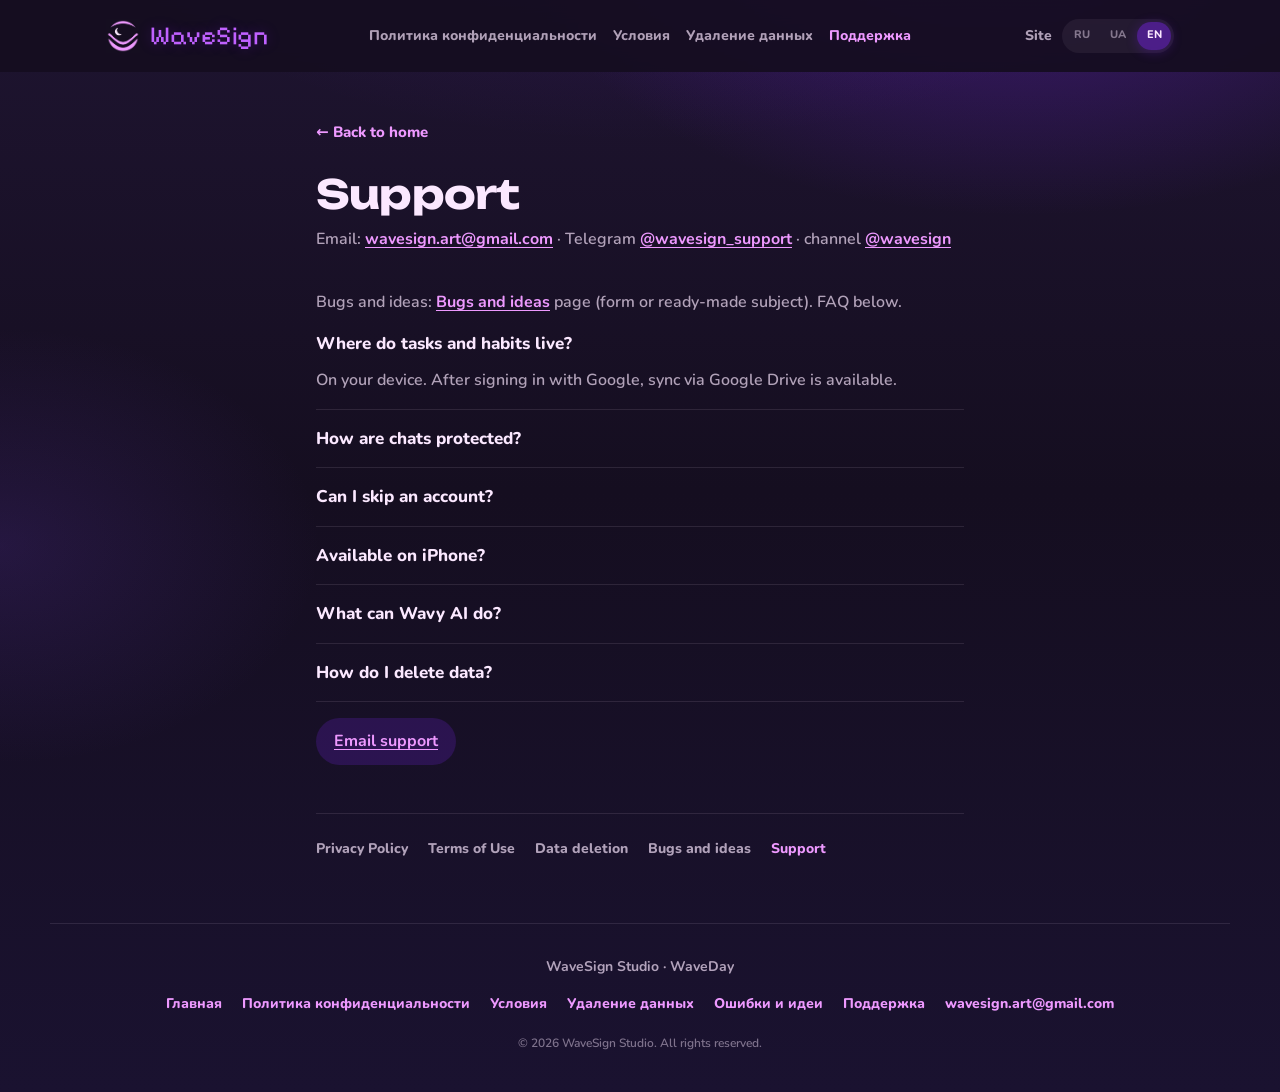
<file: support/index.html>
<!doctype html>
<html lang="ru">
<head>
<meta charset="UTF-8">
<meta name="viewport" content="width=device-width, initial-scale=1, viewport-fit=cover">
<title>Поддержка — WaveDay</title>
<meta name="description" content="Вопросы о WaveDay: данные, чат, аккаунт, Android. Напишите в студию.">
<meta name="theme-color" content="#150E20">
<link rel="icon" type="image/png" href="../new_logo.png">
<link rel="preconnect" href="https://fonts.googleapis.com">
<link rel="preconnect" href="https://fonts.gstatic.com" crossorigin>
<link href="https://fonts.googleapis.com/css2?family=Nunito:wght@600;700;800&family=Pixelify+Sans:wght@400..700&family=Unbounded:wght@500;600;700;800&display=swap" rel="stylesheet">
<link rel="stylesheet" href="../css/site.css">
<link rel="stylesheet" href="../css/legal.css">
</head>
<body>
<div class="frame">
<div class="card">
<header class="bar bar--legal" id="siteBar">
  <a class="brand-mini" href="../" aria-label="WaveSign"><img src="../new_logo.png" alt=""><span>WaveSign</span></a>
  <nav class="bar__nav bar__nav--legal" aria-label="Documents">
    <a href="../privacy/">Политика конфиденциальности</a>
    <a href="../terms/">Условия</a>
    <a href="../delete-account/">Удаление данных</a>
    <a href="../support/" aria-current="page">Поддержка</a>
  </nav>
  <div class="bar__tools">
    <a class="bar__site-link" href="https://wavesign.art/" rel="noopener noreferrer" data-nav-site>Сайт</a>
    <div class="lang" role="group" aria-label="Language">
      <button type="button" data-set-lang="ru" aria-pressed="false">RU</button>
      <button type="button" data-set-lang="uk" aria-pressed="false">UA</button>
      <button type="button" data-set-lang="en" aria-pressed="false">EN</button>
    </div>
  </div>
</header>
<main class="legal-main">
<a class="home" href="../" lang="ru" data-lang="ru">&larr; На главную</a>
<a class="home" href="../" lang="uk" data-lang="uk" hidden>&larr; На головну</a>
<a class="home" href="../" lang="en" data-lang="en" hidden>&larr; Back to home</a>

<article class="doc" lang="ru" data-lang="ru">
<h1>Поддержка</h1>
<p class="meta">Письмо: <a href="mailto:wavesign.art@gmail.com">wavesign.art@gmail.com</a> · Telegram <a href="https://t.me/wavesign_support">@wavesign_support</a> · канал <a href="https://t.me/wavesign">@wavesign</a></p>
<p>Ошибки и идеи по приложению — на странице <a href="../feedback/">«Ошибки и предложения»</a> (форма или готовая тема письма). Ниже — частые вопросы.</p>
<div class="faq">
<details open>
<summary>Где хранятся задачи и привычки?</summary>
<p>На устройстве. Если выполнен вход через Google, доступна синхронизация с помощью Google Drive.</p>
</details>
<details>
<summary>Как чаты защищены?</summary>
<p>Весь текст шифруется на вашем устройстве и на устройстве собеседника. Сервер передаёт лишь зашифрованное сообщение, которое расшифровать возможно только на вашем устройстве и на устройстве собеседника. Без входа чат недоступен.</p>
</details>
<details>
<summary>Можно без аккаунта?</summary>
<p>Да, привычки, задачи, цели работают локально. Чат, синхронизация с Google Drive и Wavy AI — после входа через Google или почту, только при интернет-соединении.</p>
</details>
<details>
<summary>Есть на iPhone?</summary>
<p>В данный момент приложение доступно исключительно на Android. Мы работаем над этим, ожидается в ближайшем будущем.</p>
</details>
<details>
<summary>Что умеет Wavy AI?</summary>
<p>Разложить задачи, привычки, поставить напоминание. Ответы модели могут быть неточными. На бесплатном тарифе число запросов ограничено.</p>
</details>
<details>
<summary>Как удалить данные?</summary>
<p>Аккаунт и данные на сервере: <b>Мой профиль → Иконка редактирования → «Удалить аккаунт»</b>. Подробно — на странице <a href="../delete-account/">удаления аккаунта и данных</a>. Только локально на устройстве: <b>Настройки → «Сбросить все данные»</b>. Без приложения — письмо на <a href="mailto:wavesign.art@gmail.com">wavesign.art@gmail.com</a>.</p>
</details>
</div>
<p><a class="mail" href="mailto:wavesign.art@gmail.com?subject=WaveDay">Написать в поддержку</a></p>
</article>

<article class="doc" lang="uk" data-lang="uk" hidden>
<h1>Підтримка</h1>
<p class="meta">Лист: <a href="mailto:wavesign.art@gmail.com">wavesign.art@gmail.com</a> · Telegram <a href="https://t.me/wavesign_support">@wavesign_support</a> · канал <a href="https://t.me/wavesign">@wavesign</a></p>
<p>Помилки та ідеї — на сторінці <a href="../feedback/">«Помилки та пропозиції»</a>. Нижче — часті запитання.</p>
<div class="faq">
<details open>
<summary>Де зберігаються задачі і звички?</summary>
<p>На пристрої. Після входу через Google доступна синхронізація за допомогою Google Drive.</p>
</details>
<details>
<summary>Як захищені чати?</summary>
<p>Увесь текст шифрується на вашому пристрої та на пристрої співрозмовника. Сервер передає лише зашифроване повідомлення, яке можна розшифрувати лише на вашому пристрої та на пристрої співрозмовника. Без входу чат недоступний.</p>
</details>
<details>
<summary>Можна без акаунта?</summary>
<p>Так, звички, задачі та цілі працюють локально. Чат, синхронізація з Google Drive і Wavy AI — після входу через Google або пошту, лише за інтернет-з&apos;єднання.</p>
</details>
<details>
<summary>Є на iPhone?</summary>
<p>Наразі застосунок доступний виключно на Android. Ми працюємо над цим, очікується найближчим часом.</p>
</details>
<details>
<summary>Що вміє Wavy AI?</summary>
<p>Розкласти задачі, звички, поставити нагадування. Відповіді моделі можуть бути неточними. На безкоштовному тарифі кількість запитів обмежена.</p>
</details>
<details>
<summary>Як видалити дані?</summary>
<p>Акаунт і дані на сервері: <b>Мій профіль → Іконка редагування → «Видалити акаунт»</b>. Деталі — на <a href="../delete-account/">сторінці видалення акаунта та даних</a>. Лише локально на пристрої: <b>Налаштування → «Скинути всі дані»</b>. Без додатку — лист на <a href="mailto:wavesign.art@gmail.com">wavesign.art@gmail.com</a>.</p>
</details>
</div>
<p><a class="mail" href="mailto:wavesign.art@gmail.com?subject=WaveDay">Написати в підтримку</a></p>
</article>

<article class="doc" lang="en" data-lang="en" hidden>
<h1>Support</h1>
<p class="meta">Email: <a href="mailto:wavesign.art@gmail.com">wavesign.art@gmail.com</a> · Telegram <a href="https://t.me/wavesign_support">@wavesign_support</a> · channel <a href="https://t.me/wavesign">@wavesign</a></p>
<p>Bugs and ideas: <a href="../feedback/">Bugs and ideas</a> page (form or ready-made subject). FAQ below.</p>
<div class="faq">
<details open>
<summary>Where do tasks and habits live?</summary>
<p>On your device. After signing in with Google, sync via Google Drive is available.</p>
</details>
<details>
<summary>How are chats protected?</summary>
<p>All message text is encrypted on your device and on your contact&apos;s device. The server only relays encrypted messages that can be decrypted on your device and on your contact&apos;s device. Chat is unavailable without sign-in.</p>
</details>
<details>
<summary>Can I skip an account?</summary>
<p>Yes, habits, tasks and goals work locally. Chat, Google Drive sync and Wavy AI require Google or email sign-in and an internet connection.</p>
</details>
<details>
<summary>Available on iPhone?</summary>
<p>Right now the app is available on Android only. We are working on it and expect it in the near future.</p>
</details>
<details>
<summary>What can Wavy AI do?</summary>
<p>Lay out tasks and habits, set reminders. Model answers can be inaccurate. The free plan limits how many requests you can make.</p>
</details>
<details>
<summary>How do I delete data?</summary>
<p>Account and server data: <b>My profile → Edit icon → Delete account</b>. Details: <a href="../delete-account/">account and data deletion</a>. On this device only: <b>Settings → Reset all data</b>. Without the app: email <a href="mailto:wavesign.art@gmail.com">wavesign.art@gmail.com</a>.</p>
</details>
</div>
<p><a class="mail" href="mailto:wavesign.art@gmail.com?subject=WaveDay">Email support</a></p>
</article>

<nav class="docs" aria-label="Документы" lang="ru" data-lang="ru">
  <a href="../privacy/">Политика конфиденциальности</a>
  <a href="../terms/">Условия использования</a>
  <a href="../delete-account/">Удаление данных</a>
  <a href="../feedback/">Ошибки и идеи</a>
  <a href="../support/" aria-current="page">Поддержка</a>
</nav>
<nav class="docs" aria-label="Документи" lang="uk" data-lang="uk" hidden>
  <a href="../privacy/">Політика конфіденційності</a>
  <a href="../terms/">Умови використання</a>
  <a href="../delete-account/">Видалення даних</a>
  <a href="../feedback/">Помилки та ідеї</a>
  <a href="../support/" aria-current="page">Підтримка</a>
</nav>
<nav class="docs" aria-label="Documents" lang="en" data-lang="en" hidden>
  <a href="../privacy/">Privacy Policy</a>
  <a href="../terms/">Terms of Use</a>
  <a href="../delete-account/">Data deletion</a>
  <a href="../feedback/">Bugs and ideas</a>
  <a href="../support/" aria-current="page">Support</a>
</nav>
</main>
<footer class="foot">
  <p class="foot__brand">WaveSign Studio · WaveDay</p>
  <div class="foot__links">
    <a href="../">Главная</a>
    <a href="../privacy/">Политика конфиденциальности</a>
    <a href="../terms/">Условия</a>
  <a href="../delete-account/">Удаление данных</a>
  <a href="../feedback/">Ошибки и идеи</a>
  <a href="../support/">Поддержка</a>
    <a href="mailto:wavesign.art@gmail.com">wavesign.art@gmail.com</a>
  </div>
  <p class="foot__copy" data-rights>© 2026 WaveSign Studio. Все права защищены.</p>
</footer>
</div>
</div>
<script>window.LEGAL_TITLES = {"ru":"Поддержка — WaveDay","uk":"Підтримка — WaveDay","en":"Support — WaveDay"};</script>
<script src="../js/legal.js"></script>
</body>
</html>
</file>
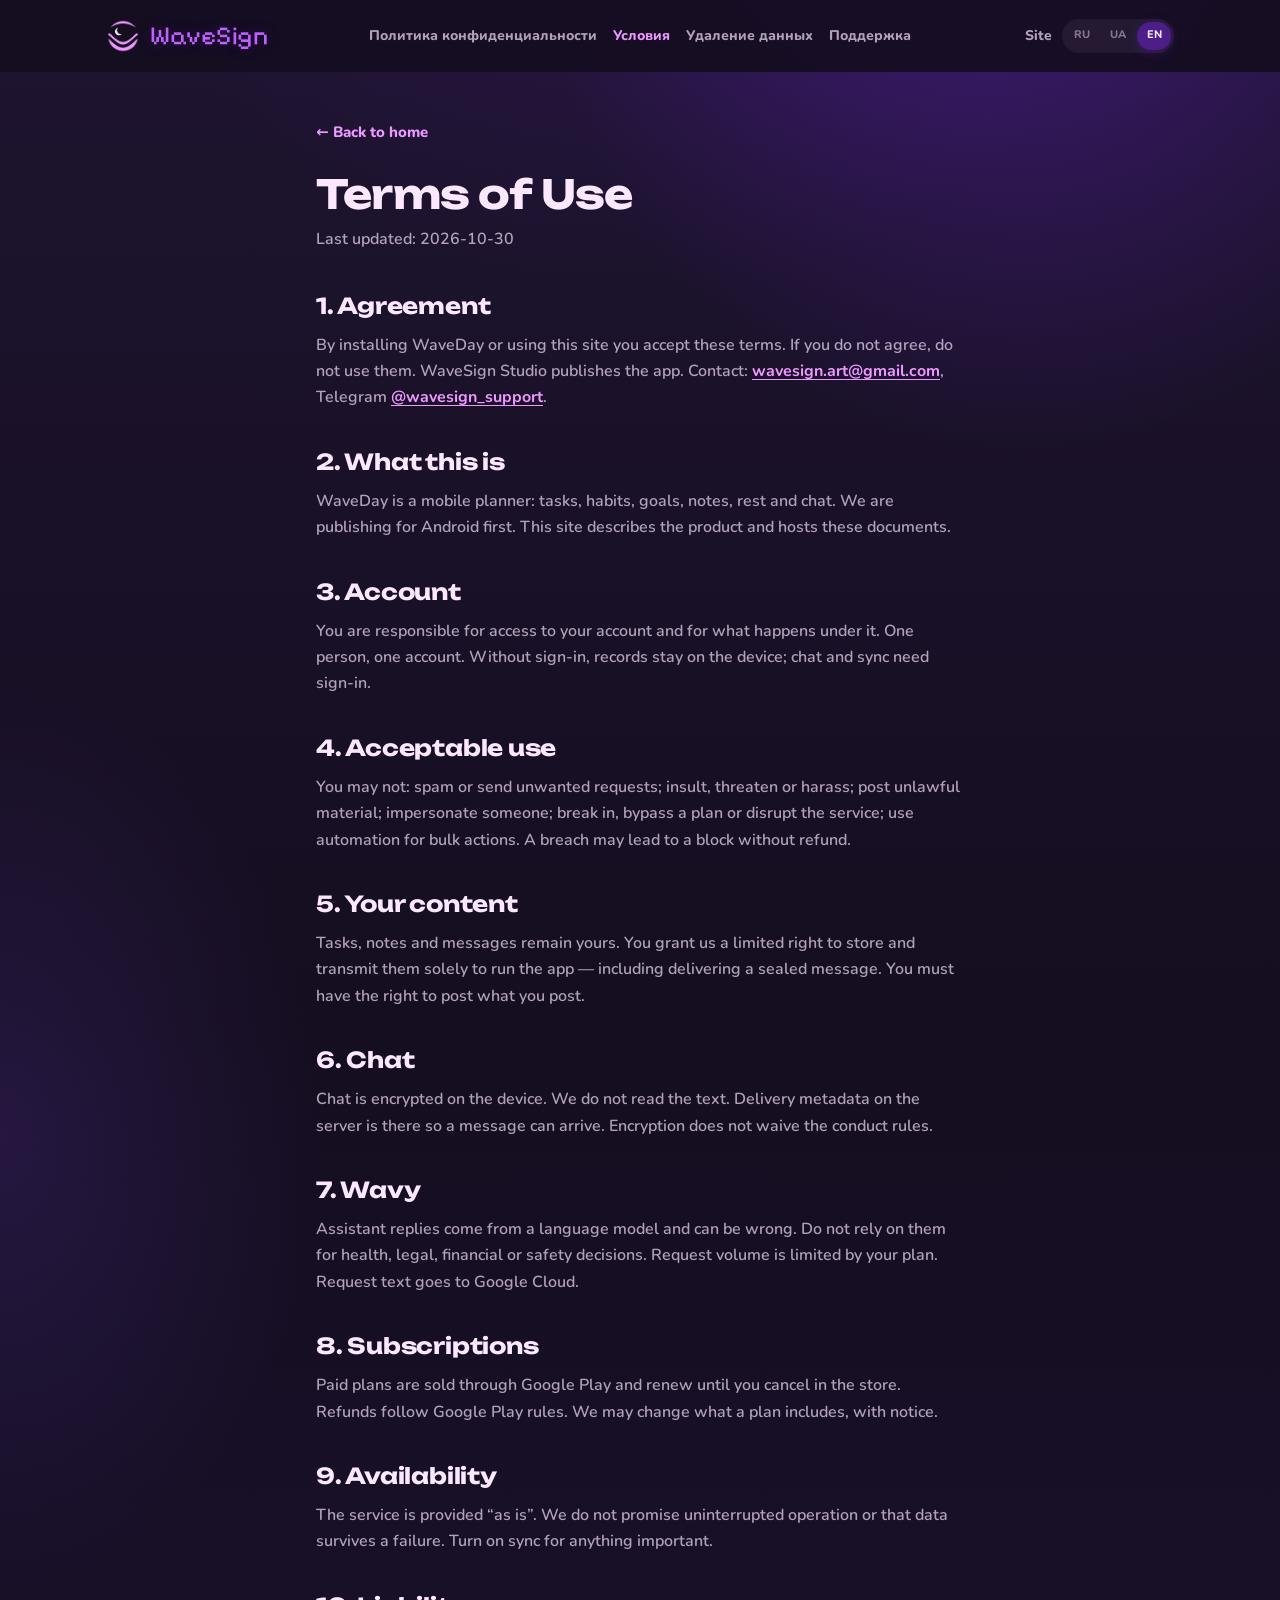
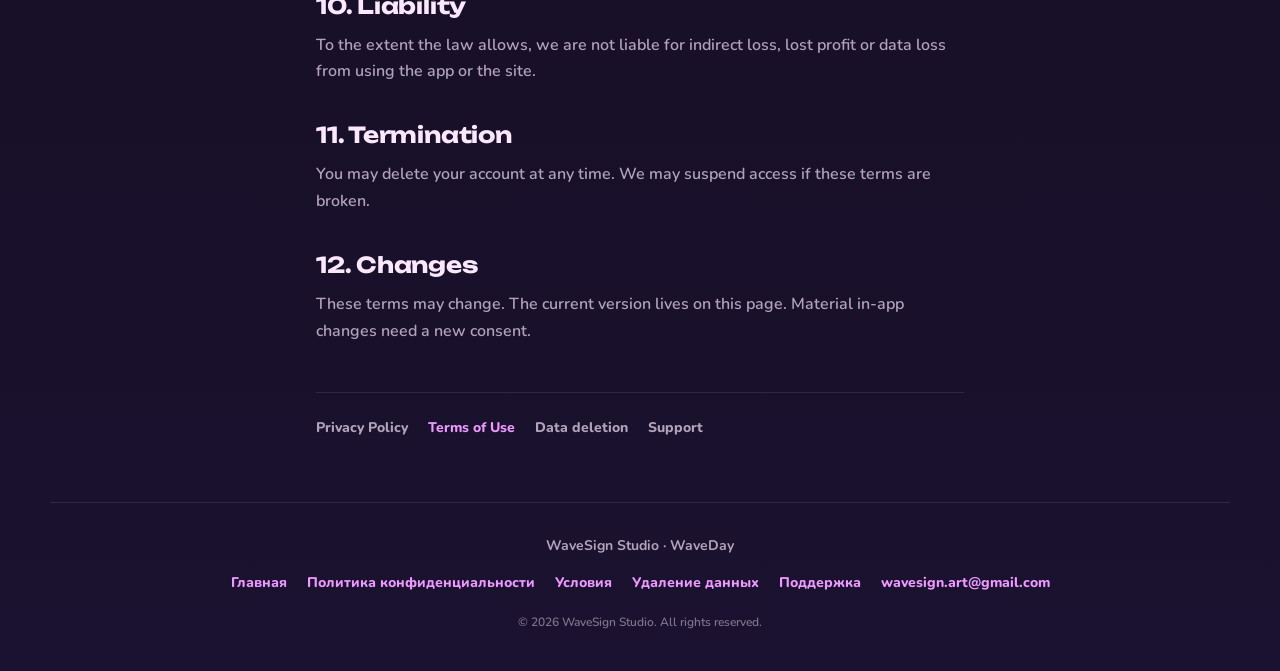
<file: terms/index.html>
<!doctype html>
<html lang="ru">
<head>
<meta charset="UTF-8">
<meta name="viewport" content="width=device-width, initial-scale=1, viewport-fit=cover">
<title>Условия использования — WaveDay</title>
<meta name="description" content="Правила пользования приложением WaveDay и этим сайтом.">
<meta name="theme-color" content="#150E20">
<link rel="icon" type="image/png" href="../new_logo.png">
<link rel="preconnect" href="https://fonts.googleapis.com">
<link rel="preconnect" href="https://fonts.gstatic.com" crossorigin>
<link href="https://fonts.googleapis.com/css2?family=Nunito:wght@600;700;800&family=Pixelify+Sans:wght@400..700&family=Unbounded:wght@500;600;700;800&display=swap" rel="stylesheet">
<link rel="stylesheet" href="../css/site.css">
<link rel="stylesheet" href="../css/legal.css">
</head>
<body>
<div class="frame">
<div class="card">
<header class="bar bar--legal" id="siteBar">
  <a class="brand-mini" href="../" aria-label="WaveSign"><img src="../new_logo.png" alt=""><span>WaveSign</span></a>
  <nav class="bar__nav bar__nav--legal" aria-label="Documents">
    <a href="../privacy/">Политика конфиденциальности</a>
    <a href="../terms/" aria-current="page">Условия</a>
    <a href="../delete-account/">Удаление данных</a>
    <a href="../support/">Поддержка</a>
  </nav>
  <div class="bar__tools">
    <a class="bar__site-link" href="https://wavesign.art/" rel="noopener noreferrer" data-nav-site>Сайт</a>
    <div class="lang" role="group" aria-label="Language">
      <button type="button" data-set-lang="ru" aria-pressed="false">RU</button>
      <button type="button" data-set-lang="uk" aria-pressed="false">UA</button>
      <button type="button" data-set-lang="en" aria-pressed="false">EN</button>
    </div>
  </div>
</header>
<main class="legal-main">
<a class="home" href="../" lang="ru" data-lang="ru">&larr; На главную</a>
<a class="home" href="../" lang="uk" data-lang="uk" hidden>&larr; На головну</a>
<a class="home" href="../" lang="en" data-lang="en" hidden>&larr; Back to home</a>

<article class="doc" lang="ru" data-lang="ru">
<h1>Условия использования</h1>
<p class="meta">Редакция от: 2026-10-30</p>
<section><h2>1. Соглашение</h2><p>Устанавливая WaveDay или пользуясь этим сайтом, вы принимаете условия. Если не согласны — не пользуйтесь. Приложение выпускает WaveSign Studio. Контакт: <a href="mailto:wavesign.art@gmail.com">wavesign.art@gmail.com</a>, Telegram <a href="https://t.me/wavesign_support">@wavesign_support</a>.</p></section>
<section><h2>2. Что это</h2><p>WaveDay — мобильный планер: задачи, привычки, цели, заметки, отдых и чат. Сейчас публикуем для Android. Сайт описывает продукт и хранит эти документы.</p></section>
<section><h2>3. Аккаунт</h2><p>Вы отвечаете за доступ к аккаунту и за действия под ним. Один человек — один аккаунт. Без входа записи живут на устройстве; чат и синхронизация требуют входа.</p></section>
<section><h2>4. Правила</h2><p>Запрещено: спам и навязчивые заявки; оскорбления, угрозы, преследование; незаконные материалы; выдача себя за другого; взлом, обход тарифа, поломка сервиса; автоматические массовые действия. Нарушение может привести к блокировке без возврата средств.</p></section>
<section><h2>5. Ваш контент</h2><p>Задачи, заметки и сообщения остаются вашими. Вы даёте нам право хранить и передавать их только чтобы приложение работало — в том числе доставить закрытое сообщение собеседнику. Вы отвечаете за то, что имеете право это размещать.</p></section>
<section><h2>6. Чат</h2><p>Переписка шифруется на устройстве. Мы не читаем текст. Служебные данные доставки на сервере нужны, чтобы письмо дошло. Шифрование не отменяет правила поведения.</p></section>
<section><h2>7. Wavy</h2><p>Ответы ассистента строит языковая модель. Они могут быть неточными. Не опирайтесь на них в вопросах здоровья, права, финансов и безопасности. Число запросов ограничено тарифом. Текст запроса уходит в облако Google.</p></section>
<section><h2>8. Подписка</h2><p>Платные тарифы оформляются через Google Play и продлеваются, пока вы не отмените их в магазине. Возвраты — по правилам Google Play. Состав тарифов можем менять, предупредив заранее.</p></section>
<section><h2>9. Доступность</h2><p>Сервис «как есть». Не обещаем бесперебойную работу и сохранность данных при сбое. Для важного включите синхронизацию.</p></section>
<section><h2>10. Ответственность</h2><p>В пределах закона мы не отвечаем за косвенные убытки, упущенную выгоду и потерю данных из‑за использования приложения или сайта.</p></section>
<section><h2>11. Прекращение</h2><p>Можно удалить аккаунт в любой момент. Мы можем приостановить доступ при нарушении условий.</p></section>
<section><h2>12. Изменения</h2><p>Условия могут меняться. Актуальная редакция на этой странице. Существенные изменения в приложении просим принять заново.</p></section>
</article>

<article class="doc" lang="uk" data-lang="uk" hidden>
<h1>Умови використання</h1>
<p class="meta">Редакція від: 2026-10-30</p>
<section><h2>1. Угода</h2><p>Встановлюючи WaveDay або користуючись цим сайтом, ви приймаєте умови. Якщо не згодні — не користуйтеся. Додаток випускає WaveSign Studio. Контакт: <a href="mailto:wavesign.art@gmail.com">wavesign.art@gmail.com</a>, Telegram <a href="https://t.me/wavesign_support">@wavesign_support</a>.</p></section>
<section><h2>2. Що це</h2><p>WaveDay — мобільний планер: задачі, звички, цілі, нотатки, відпочинок і чат. Зараз публікуємо для Android. Сайт описує продукт і зберігає ці документи.</p></section>
<section><h2>3. Акаунт</h2><p>Ви відповідаєте за доступ до акаунта і за дії під ним. Одна людина — один акаунт. Без входу записи живуть на пристрої; чат і синхронізація потребують входу.</p></section>
<section><h2>4. Правила</h2><p>Заборонено: спам і нав’язливі заявки; образи, погрози, переслідування; незаконні матеріали; видавання себе за іншого; злам, обхід тарифу, поломка сервісу; автоматичні масові дії. Порушення може призвести до блокування без повернення коштів.</p></section>
<section><h2>5. Ваш контент</h2><p>Задачі, нотатки й повідомлення лишаються вашими. Ви даєте нам право зберігати й передавати їх лише щоб додаток працював. Ви відповідаєте за те, що маєте право це розміщувати.</p></section>
<section><h2>6. Чат</h2><p>Листування шифрується на пристрої. Ми не читаємо текст. Службові дані доставки на сервері потрібні, щоб лист дійшов.</p></section>
<section><h2>7. Wavy</h2><p>Відповіді асистента будує мовна модель. Вони можуть бути неточними. Не спирайтеся на них у питаннях здоров’я, права, фінансів і безпеки. Текст запиту йде в хмару Google.</p></section>
<section><h2>8. Підписка</h2><p>Платні тарифи оформлюються через Google Play і подовжуються, поки ви не скасуєте їх у магазині. Повернення — за правилами Google Play.</p></section>
<section><h2>9. Доступність</h2><p>Сервіс «як є». Не обіцяємо безперебійну роботу і збереження даних при збої. Для важливого увімкніть синхронізацію.</p></section>
<section><h2>10. Відповідальність</h2><p>У межах закону ми не відповідаємо за непрямі збитки, втрачену вигоду і втрату даних через користування додатком або сайтом.</p></section>
<section><h2>11. Припинення</h2><p>Можна видалити акаунт будь-коли. Ми можемо призупинити доступ при порушенні умов.</p></section>
<section><h2>12. Зміни</h2><p>Умови можуть змінюватися. Актуальна редакція на цій сторінці.</p></section>
</article>

<article class="doc" lang="en" data-lang="en" hidden>
<h1>Terms of Use</h1>
<p class="meta">Last updated: 2026-10-30</p>
<section><h2>1. Agreement</h2><p>By installing WaveDay or using this site you accept these terms. If you do not agree, do not use them. WaveSign Studio publishes the app. Contact: <a href="mailto:wavesign.art@gmail.com">wavesign.art@gmail.com</a>, Telegram <a href="https://t.me/wavesign_support">@wavesign_support</a>.</p></section>
<section><h2>2. What this is</h2><p>WaveDay is a mobile planner: tasks, habits, goals, notes, rest and chat. We are publishing for Android first. This site describes the product and hosts these documents.</p></section>
<section><h2>3. Account</h2><p>You are responsible for access to your account and for what happens under it. One person, one account. Without sign-in, records stay on the device; chat and sync need sign-in.</p></section>
<section><h2>4. Acceptable use</h2><p>You may not: spam or send unwanted requests; insult, threaten or harass; post unlawful material; impersonate someone; break in, bypass a plan or disrupt the service; use automation for bulk actions. A breach may lead to a block without refund.</p></section>
<section><h2>5. Your content</h2><p>Tasks, notes and messages remain yours. You grant us a limited right to store and transmit them solely to run the app — including delivering a sealed message. You must have the right to post what you post.</p></section>
<section><h2>6. Chat</h2><p>Chat is encrypted on the device. We do not read the text. Delivery metadata on the server is there so a message can arrive. Encryption does not waive the conduct rules.</p></section>
<section><h2>7. Wavy</h2><p>Assistant replies come from a language model and can be wrong. Do not rely on them for health, legal, financial or safety decisions. Request volume is limited by your plan. Request text goes to Google Cloud.</p></section>
<section><h2>8. Subscriptions</h2><p>Paid plans are sold through Google Play and renew until you cancel in the store. Refunds follow Google Play rules. We may change what a plan includes, with notice.</p></section>
<section><h2>9. Availability</h2><p>The service is provided “as is”. We do not promise uninterrupted operation or that data survives a failure. Turn on sync for anything important.</p></section>
<section><h2>10. Liability</h2><p>To the extent the law allows, we are not liable for indirect loss, lost profit or data loss from using the app or the site.</p></section>
<section><h2>11. Termination</h2><p>You may delete your account at any time. We may suspend access if these terms are broken.</p></section>
<section><h2>12. Changes</h2><p>These terms may change. The current version lives on this page. Material in-app changes need a new consent.</p></section>
</article>

<nav class="docs" aria-label="Документы" lang="ru" data-lang="ru">
  <a href="../privacy/">Политика конфиденциальности</a>
  <a href="../terms/" aria-current="page">Условия использования</a>
  <a href="../delete-account/">Удаление данных</a>
  <a href="../support/">Поддержка</a>
</nav>
<nav class="docs" aria-label="Документи" lang="uk" data-lang="uk" hidden>
  <a href="../privacy/">Політика конфіденційності</a>
  <a href="../terms/" aria-current="page">Умови використання</a>
  <a href="../delete-account/">Видалення даних</a>
  <a href="../support/">Підтримка</a>
</nav>
<nav class="docs" aria-label="Documents" lang="en" data-lang="en" hidden>
  <a href="../privacy/">Privacy Policy</a>
  <a href="../terms/" aria-current="page">Terms of Use</a>
  <a href="../delete-account/">Data deletion</a>
  <a href="../support/">Support</a>
</nav>
</main>
<footer class="foot">
  <p class="foot__brand">WaveSign Studio · WaveDay</p>
  <div class="foot__links">
    <a href="../">Главная</a>
    <a href="../privacy/">Политика конфиденциальности</a>
    <a href="../terms/">Условия</a>
    <a href="../delete-account/">Удаление данных</a>
    <a href="../support/">Поддержка</a>
    <a href="mailto:wavesign.art@gmail.com">wavesign.art@gmail.com</a>
  </div>
  <p class="foot__copy" data-rights>© 2026 WaveSign Studio. Все права защищены.</p>
</footer>
</div>
</div>
<script>window.LEGAL_TITLES = {"ru":"Условия использования — WaveDay","uk":"Умови використання — WaveDay","en":"Terms of Use — WaveDay"};</script>
<script src="../js/legal.js"></script>
</body>
</html>
</file>
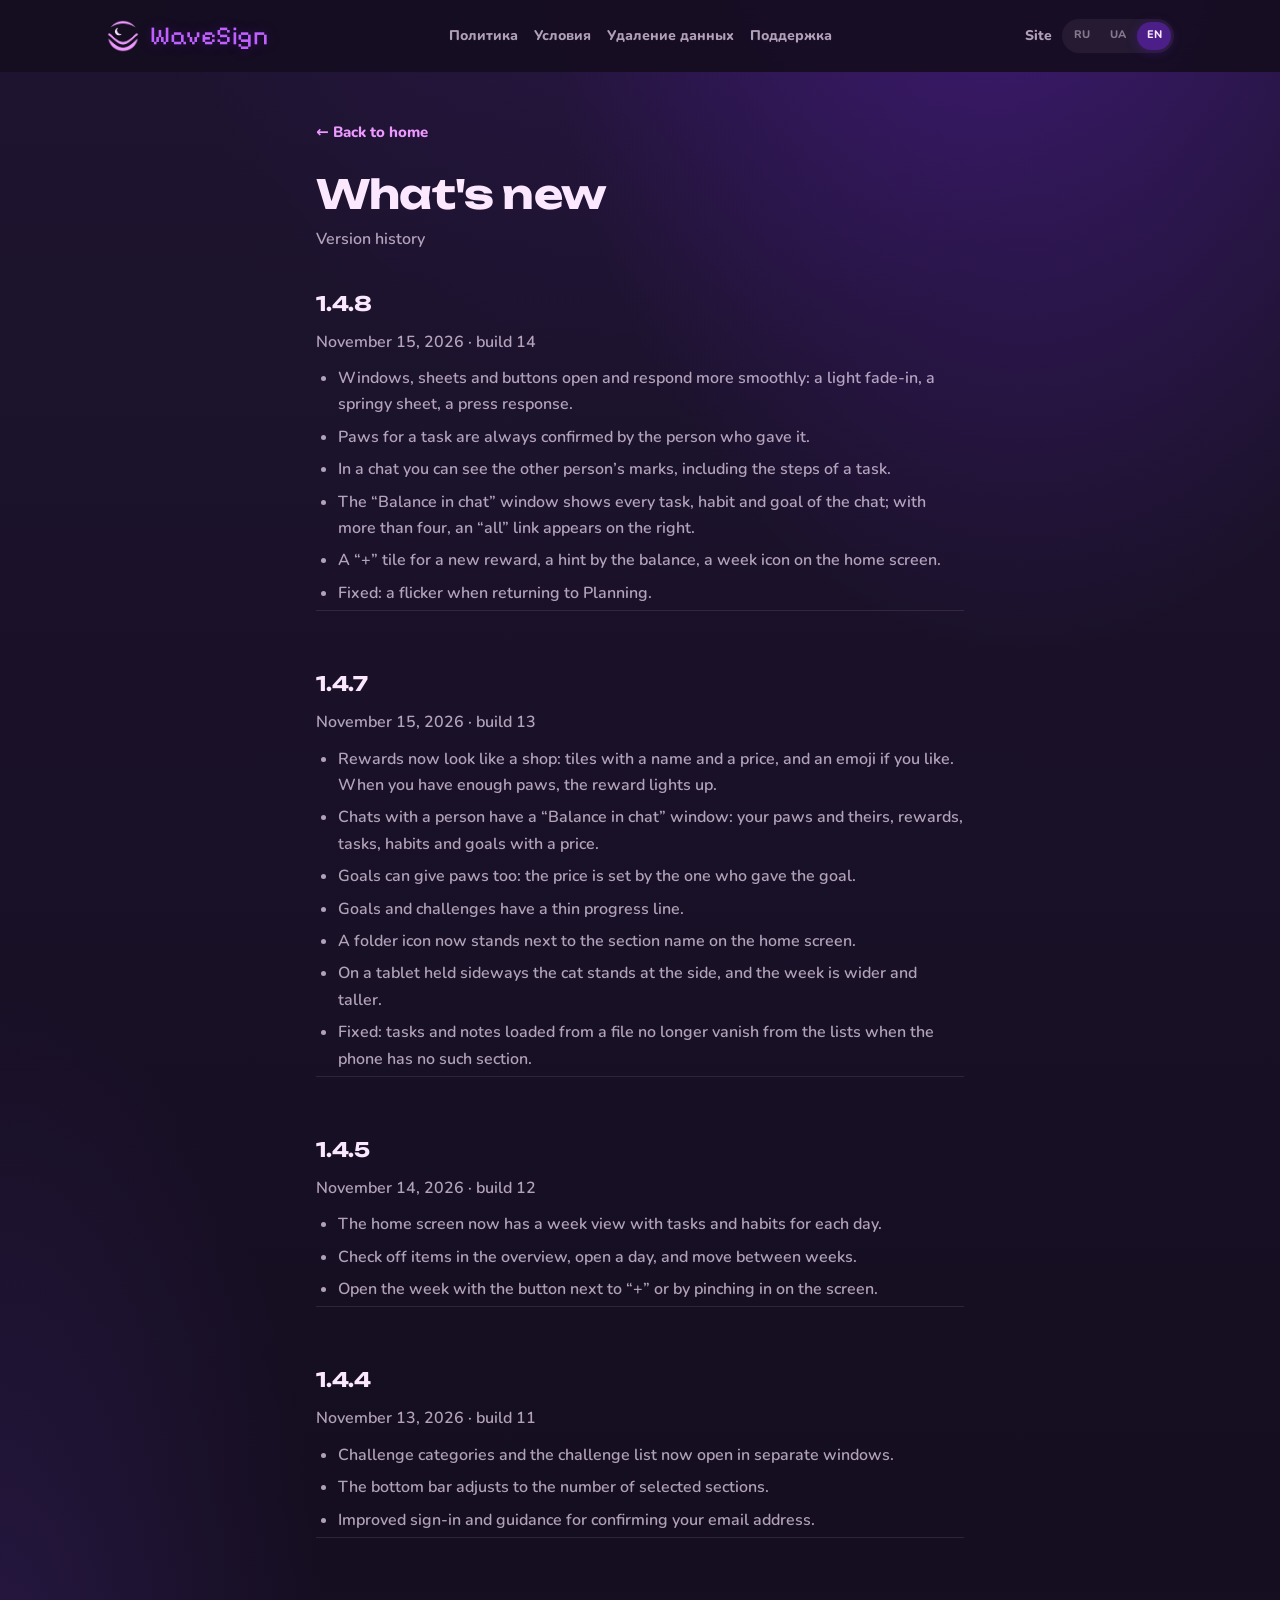
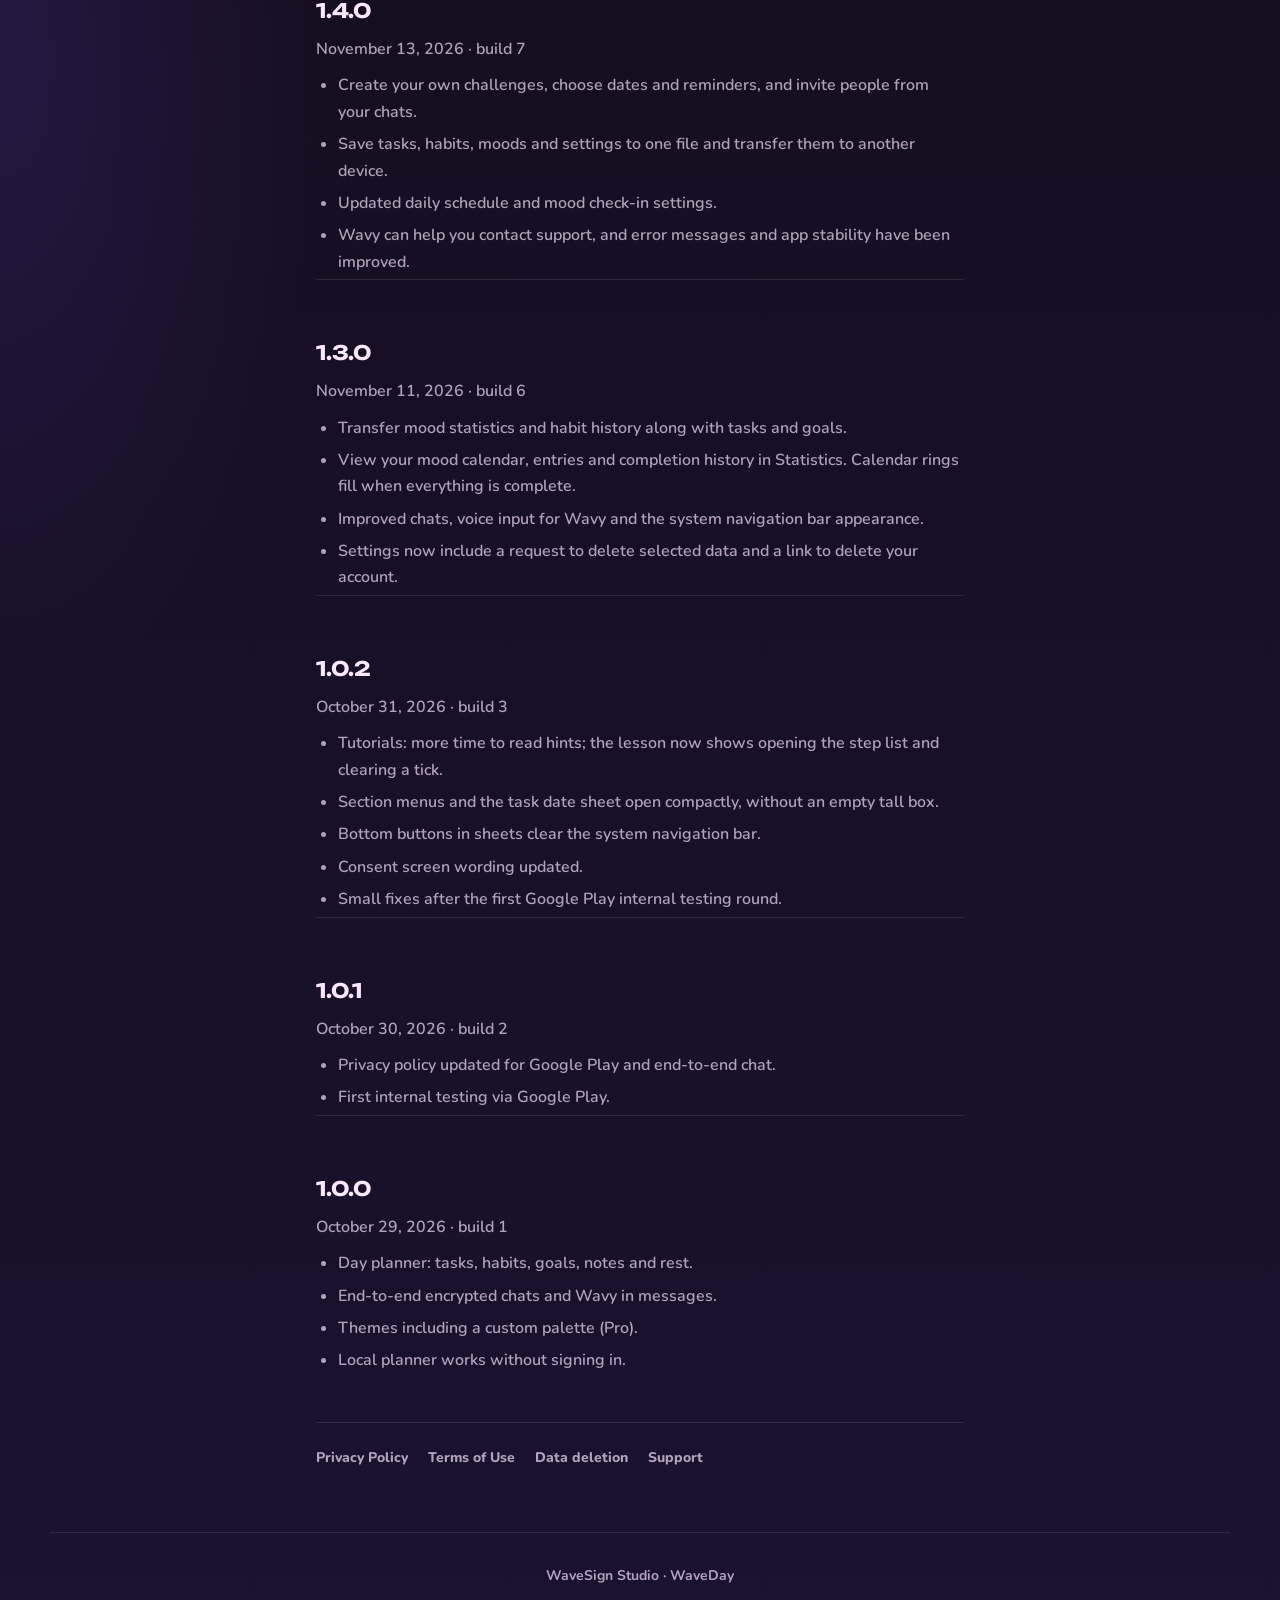
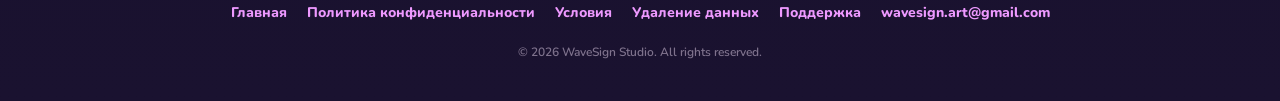
<file: whats-new/index.html>
<!doctype html>
<html lang="ru">
<head>
<meta charset="UTF-8">
<meta name="viewport" content="width=device-width, initial-scale=1, viewport-fit=cover">
<title>Что нового — WaveDay</title>
<meta name="description" content="История версий приложения WaveDay для Android: что изменилось в каждом обновлении.">
<meta name="theme-color" content="#150E20">
<link rel="icon" type="image/png" href="../new_logo.png">
<link rel="preconnect" href="https://fonts.googleapis.com">
<link rel="preconnect" href="https://fonts.gstatic.com" crossorigin>
<link href="https://fonts.googleapis.com/css2?family=Nunito:wght@600;700;800&family=Pixelify+Sans:wght@400..700&family=Unbounded:wght@500;600;700;800&display=swap" rel="stylesheet">
<link rel="stylesheet" href="../css/site.css">
<link rel="stylesheet" href="../css/legal.css">
</head>
<body>
<div class="frame">
<div class="card">
<header class="bar bar--legal" id="siteBar">
  <a class="brand-mini" href="../" aria-label="WaveSign"><img src="../new_logo.png" alt=""><span>WaveSign</span></a>
  <nav class="bar__nav bar__nav--legal" aria-label="Documents">
    <a href="../privacy/">Политика</a>
    <a href="../terms/">Условия</a>
    <a href="../delete-account/">Удаление данных</a>
    <a href="../support/">Поддержка</a>
  </nav>
  <div class="bar__tools">
    <a class="bar__site-link" href="https://wavesign.art/" rel="noopener noreferrer" data-nav-site>Сайт</a>
    <div class="lang" role="group" aria-label="Language">
      <button type="button" data-set-lang="ru" aria-pressed="false">RU</button>
      <button type="button" data-set-lang="uk" aria-pressed="false">UA</button>
      <button type="button" data-set-lang="en" aria-pressed="false">EN</button>
    </div>
  </div>
</header>
<main class="legal-main">
<a class="home" href="../" lang="ru" data-lang="ru">&larr; На главную</a>
<a class="home" href="../" lang="uk" data-lang="uk" hidden>&larr; На головну</a>
<a class="home" href="../" lang="en" data-lang="en" hidden>&larr; Back to home</a>

<article class="doc" lang="ru" data-lang="ru">
<h1>Что нового</h1>
<p class="meta">История версий</p>

<section class="release">
<h2>1.4.8</h2>
<p class="release__meta">15 ноября 2026 · сборка 14</p>
<ul>
<li>Окна, шторки и кнопки открываются и нажимаются плавнее: лёгкое появление, пружинящая шторка, отклик на нажатие.</li>
<li>Лапки за задание всегда подтверждает тот, кто его дал.</li>
<li>В чате видно отметки собеседника, в том числе по шагам задачи.</li>
<li>В окне «Баланс в чате» видны все задания, привычки и цели чата; если их больше четырёх, справа появляется «все».</li>
<li>Плитка «+» для новой награды, подсказка у баланса, значок недели на главном экране.</li>
<li>Исправлено мигание при возврате в «Планирование».</li>
</ul>
</section>

<section class="release">
<h2>1.4.7</h2>
<p class="release__meta">15 ноября 2026 · сборка 13</p>
<ul>
<li>Награды стали похожи на магазин: плитки с названием и ценой, смайлик по желанию. Если лапок хватает, награда подсвечивается.</li>
<li>В чате с человеком появилось окно «Баланс в чате»: ваши лапки и лапки собеседника, награды, задания, привычки и цели с ценой.</li>
<li>Цели тоже могут давать лапки: цену назначает тот, кто дал цель.</li>
<li>У целей и челленджей появилась тонкая полоска прохождения.</li>
<li>Рядом с названием раздела на главном экране стоит значок папки.</li>
<li>На планшете в горизонтальном режиме котик стоит сбоку, а неделя стала шире и выше.</li>
<li>Исправлено: задачи и заметки, загруженные из файла, больше не пропадают из списков, если такого раздела на телефоне нет.</li>
</ul>
</section>

<section class="release">
<h2>1.4.5</h2>
<p class="release__meta">14 ноября 2026 · сборка 12</p>
<ul>
<li>На главном экране появился обзор недели: задачи и привычки видны сразу по дням.</li>
<li>Отмечайте дела прямо в обзоре, переходите к нужному дню и просматривайте соседние недели.</li>
<li>Откройте неделю кнопкой рядом с «+» или сведите два пальца на экране.</li>
</ul>
</section>

<section class="release">
<h2>1.4.4</h2>
<p class="release__meta">13 ноября 2026 · сборка 11</p>
<ul>
<li>Обновлён выбор челленджей: сферы и список открываются в отдельных окнах.</li>
<li>Нижняя панель подстраивается под количество выбранных разделов.</li>
<li>Улучшены вход в аккаунт и подсказки для подтверждения электронной почты.</li>
</ul>
</section>

<section class="release">
<h2>1.4.0</h2>
<p class="release__meta">13 ноября 2026 · сборка 7</p>
<ul>
<li>Создавайте свои челленджи, выбирайте сроки и напоминания, приглашайте людей из чатов.</li>
<li>Сохраняйте задачи, привычки, настроение и настройки в один файл и переносите их на другое устройство.</li>
<li>Обновлены настройки режима дня и ежедневного вопроса о настроении.</li>
<li>Вейви поможет связаться с поддержкой; улучшены сообщения об ошибках и работа приложения.</li>
</ul>
</section>

<section class="release">
<h2>1.3.0</h2>
<p class="release__meta">11 ноября 2026 · сборка 6</p>
<ul>
<li>Статистику настроения и историю привычек можно перенести вместе с задачами и целями.</li>
<li>В статистике доступны календарь настроения, записи и отметки выполнения. Кольца календаря заполняются, когда все дела завершены.</li>
<li>Улучшены чаты, голосовой ввод Вейви и отображение системной панели навигации.</li>
<li>В настройках появились запрос на удаление отдельных данных и ссылка на удаление аккаунта.</li>
</ul>
</section>

<section class="release">
<h2>1.0.2</h2>
<p class="release__meta">31 октября 2026 · сборка 3</p>
<ul>
<li>Обучение: больше времени на подсказки; урок показывает раскрытие списка шагов и снятие галочки.</li>
<li>Меню разделов и календарь в задаче открываются компактно, без пустого «окна».</li>
<li>Нижние кнопки в шторках не перекрываются системной панелью навигации.</li>
<li>Уточнён текст на первом экране согласия с политикой.</li>
<li>Мелкие правки стабильности после первого раунда тестирования в Google Play.</li>
</ul>
</section>

<section class="release">
<h2>1.0.1</h2>
<p class="release__meta">30 октября 2026 · сборка 2</p>
<ul>
<li>Обновлена политика конфиденциальности — формулировки для Google Play и чата со сквозным шифрованием.</li>
<li>Первое внутреннее тестирование через Google Play.</li>
</ul>
</section>

<section class="release">
<h2>1.0.0</h2>
<p class="release__meta">29 октября 2026 · сборка 1</p>
<ul>
<li>Планер на день: задачи, привычки, цели, заметки и отдых.</li>
<li>Чаты со сквозным шифрованием и Wavy в переписке.</li>
<li>Темы оформления, в том числе своя палитра (Pro).</li>
<li>Работа без входа в аккаунт для локального планера.</li>
</ul>
</section>
</article>

<article class="doc" lang="uk" data-lang="uk" hidden>
<h1>Що нового</h1>
<p class="meta">Історія версій</p>

<section class="release">
<h2>1.4.8</h2>
<p class="release__meta">15 листопада 2026 · збірка 14</p>
<ul>
<li>Вікна, шторки та кнопки відкриваються й натискаються плавніше: легка поява, шторка з пружиною, відгук на натискання.</li>
<li>Лапки за завдання завжди підтверджує той, хто його дав.</li>
<li>У чаті видно позначки співрозмовника, зокрема за кроками завдання.</li>
<li>У вікні «Баланс у чаті» видно всі завдання, звички та цілі чату; якщо їх більше чотирьох, праворуч з’являється «усі».</li>
<li>Плитка «+» для нової нагороди, підказка біля балансу, значок тижня на головному екрані.</li>
<li>Виправлено мигання під час повернення до «Планування».</li>
</ul>
</section>

<section class="release">
<h2>1.4.7</h2>
<p class="release__meta">15 листопада 2026 · збірка 13</p>
<ul>
<li>Нагороди стали схожими на магазин: плитки з назвою та ціною, смайлик за бажанням. Якщо лапок вистачає, нагорода підсвічується.</li>
<li>У чаті з людиною з’явилося вікно «Баланс у чаті»: ваші лапки та лапки співрозмовника, нагороди, завдання, звички та цілі з ціною.</li>
<li>Цілі теж можуть давати лапки: ціну призначає той, хто дав ціль.</li>
<li>У цілей і челенджів з’явилася тонка смужка проходження.</li>
<li>Поруч із назвою розділу на головному екрані стоїть значок папки.</li>
<li>На планшеті в горизонтальному режимі котик стоїть збоку, а тиждень став ширшим і вищим.</li>
<li>Виправлено: задачі та нотатки, завантажені з файлу, більше не зникають зі списків, якщо такого розділу на телефоні немає.</li>
</ul>
</section>

<section class="release">
<h2>1.4.5</h2>
<p class="release__meta">14 листопада 2026 · збірка 12</p>
<ul>
<li>На головному екрані з’явився огляд тижня: задачі та звички видно одразу за днями.</li>
<li>Позначайте справи прямо в огляді, переходьте до потрібного дня та переглядайте сусідні тижні.</li>
<li>Відкрийте тиждень кнопкою поруч із «+» або зведіть два пальці на екрані.</li>
</ul>
</section>

<section class="release">
<h2>1.4.4</h2>
<p class="release__meta">13 листопада 2026 · збірка 11</p>
<ul>
<li>Оновлено вибір челенджів: сфери та список відкриваються в окремих вікнах.</li>
<li>Нижня панель підлаштовується під кількість обраних розділів.</li>
<li>Покращено вхід до акаунта та підказки для підтвердження електронної пошти.</li>
</ul>
</section>

<section class="release">
<h2>1.4.0</h2>
<p class="release__meta">13 листопада 2026 · збірка 7</p>
<ul>
<li>Створюйте власні челенджі, обирайте терміни й нагадування та запрошуйте людей із чатів.</li>
<li>Зберігайте задачі, звички, настрій і налаштування в одному файлі та переносьте їх на інший пристрій.</li>
<li>Оновлено налаштування режиму дня та щоденного запитання про настрій.</li>
<li>Вейві допоможе зв’язатися з підтримкою; покращено повідомлення про помилки й роботу застосунку.</li>
</ul>
</section>

<section class="release">
<h2>1.3.0</h2>
<p class="release__meta">11 листопада 2026 · збірка 6</p>
<ul>
<li>Статистику настрою та історію звичок можна перенести разом із задачами й цілями.</li>
<li>У статистиці доступні календар настрою, записи та позначки виконання. Кільця календаря заповнюються, коли всі справи завершено.</li>
<li>Покращено чати, голосове введення Вейві та відображення системної панелі навігації.</li>
<li>У налаштуваннях з’явилися запит на видалення окремих даних і посилання для видалення акаунта.</li>
</ul>
</section>

<section class="release">
<h2>1.0.2</h2>
<p class="release__meta">31 жовтня 2026 · збірка 3</p>
<ul>
<li>Навчання: більше часу на підказки; урок показує розкриття списку кроків і зняття галочки.</li>
<li>Меню розділів і календар у задачі відкриваються компактно.</li>
<li>Нижні кнопки в шторках не перекриваються системною панеллю.</li>
<li>Уточнено текст на першому екрані згоди з політикою.</li>
<li>Дрібні правки після першого раунду тестування в Google Play.</li>
</ul>
</section>

<section class="release">
<h2>1.0.1</h2>
<p class="release__meta">30 жовтня 2026 · збірка 2</p>
<ul>
<li>Оновлено політику конфіденційності для Google Play і чату з E2E.</li>
<li>Перше внутрішнє тестування через Google Play.</li>
</ul>
</section>

<section class="release">
<h2>1.0.0</h2>
<p class="release__meta">29 жовтня 2026 · збірка 1</p>
<ul>
<li>Планер на день: задачі, звички, цілі, нотатки й відпочинок.</li>
<li>Чати із наскрізним шифруванням і Wavy у листуванні.</li>
<li>Теми оформлення, зокрема своя палітра (Pro).</li>
<li>Робота без входу для локального планера.</li>
</ul>
</section>
</article>

<article class="doc" lang="en" data-lang="en" hidden>
<h1>What&apos;s new</h1>
<p class="meta">Version history</p>

<section class="release">
<h2>1.4.8</h2>
<p class="release__meta">November 15, 2026 · build 14</p>
<ul>
<li>Windows, sheets and buttons open and respond more smoothly: a light fade-in, a springy sheet, a press response.</li>
<li>Paws for a task are always confirmed by the person who gave it.</li>
<li>In a chat you can see the other person’s marks, including the steps of a task.</li>
<li>The “Balance in chat” window shows every task, habit and goal of the chat; with more than four, an “all” link appears on the right.</li>
<li>A “+” tile for a new reward, a hint by the balance, a week icon on the home screen.</li>
<li>Fixed: a flicker when returning to Planning.</li>
</ul>
</section>

<section class="release">
<h2>1.4.7</h2>
<p class="release__meta">November 15, 2026 · build 13</p>
<ul>
<li>Rewards now look like a shop: tiles with a name and a price, and an emoji if you like. When you have enough paws, the reward lights up.</li>
<li>Chats with a person have a “Balance in chat” window: your paws and theirs, rewards, tasks, habits and goals with a price.</li>
<li>Goals can give paws too: the price is set by the one who gave the goal.</li>
<li>Goals and challenges have a thin progress line.</li>
<li>A folder icon now stands next to the section name on the home screen.</li>
<li>On a tablet held sideways the cat stands at the side, and the week is wider and taller.</li>
<li>Fixed: tasks and notes loaded from a file no longer vanish from the lists when the phone has no such section.</li>
</ul>
</section>

<section class="release">
<h2>1.4.5</h2>
<p class="release__meta">November 14, 2026 · build 12</p>
<ul>
<li>The home screen now has a week view with tasks and habits for each day.</li>
<li>Check off items in the overview, open a day, and move between weeks.</li>
<li>Open the week with the button next to “+” or by pinching in on the screen.</li>
</ul>
</section>

<section class="release">
<h2>1.4.4</h2>
<p class="release__meta">November 13, 2026 · build 11</p>
<ul>
<li>Challenge categories and the challenge list now open in separate windows.</li>
<li>The bottom bar adjusts to the number of selected sections.</li>
<li>Improved sign-in and guidance for confirming your email address.</li>
</ul>
</section>

<section class="release">
<h2>1.4.0</h2>
<p class="release__meta">November 13, 2026 · build 7</p>
<ul>
<li>Create your own challenges, choose dates and reminders, and invite people from your chats.</li>
<li>Save tasks, habits, moods and settings to one file and transfer them to another device.</li>
<li>Updated daily schedule and mood check-in settings.</li>
<li>Wavy can help you contact support, and error messages and app stability have been improved.</li>
</ul>
</section>

<section class="release">
<h2>1.3.0</h2>
<p class="release__meta">November 11, 2026 · build 6</p>
<ul>
<li>Transfer mood statistics and habit history along with tasks and goals.</li>
<li>View your mood calendar, entries and completion history in Statistics. Calendar rings fill when everything is complete.</li>
<li>Improved chats, voice input for Wavy and the system navigation bar appearance.</li>
<li>Settings now include a request to delete selected data and a link to delete your account.</li>
</ul>
</section>

<section class="release">
<h2>1.0.2</h2>
<p class="release__meta">October 31, 2026 · build 3</p>
<ul>
<li>Tutorials: more time to read hints; the lesson now shows opening the step list and clearing a tick.</li>
<li>Section menus and the task date sheet open compactly, without an empty tall box.</li>
<li>Bottom buttons in sheets clear the system navigation bar.</li>
<li>Consent screen wording updated.</li>
<li>Small fixes after the first Google Play internal testing round.</li>
</ul>
</section>

<section class="release">
<h2>1.0.1</h2>
<p class="release__meta">October 30, 2026 · build 2</p>
<ul>
<li>Privacy policy updated for Google Play and end-to-end chat.</li>
<li>First internal testing via Google Play.</li>
</ul>
</section>

<section class="release">
<h2>1.0.0</h2>
<p class="release__meta">October 29, 2026 · build 1</p>
<ul>
<li>Day planner: tasks, habits, goals, notes and rest.</li>
<li>End-to-end encrypted chats and Wavy in messages.</li>
<li>Themes including a custom palette (Pro).</li>
<li>Local planner works without signing in.</li>
</ul>
</section>
</article>

<nav class="docs" aria-label="Документы" lang="ru" data-lang="ru">
  <a href="../privacy/">Политика конфиденциальности</a>
  <a href="../terms/">Условия использования</a>
  <a href="../delete-account/">Удаление данных</a>
  <a href="../support/">Поддержка</a>
</nav>
<nav class="docs" aria-label="Документи" lang="uk" data-lang="uk" hidden>
  <a href="../privacy/">Політика конфіденційності</a>
  <a href="../terms/">Умови використання</a>
  <a href="../delete-account/">Видалення даних</a>
  <a href="../support/">Підтримка</a>
</nav>
<nav class="docs" aria-label="Documents" lang="en" data-lang="en" hidden>
  <a href="../privacy/">Privacy Policy</a>
  <a href="../terms/">Terms of Use</a>
  <a href="../delete-account/">Data deletion</a>
  <a href="../support/">Support</a>
</nav>
</main>
<footer class="foot">
  <p class="foot__brand">WaveSign Studio · WaveDay</p>
  <div class="foot__links">
    <a href="../">Главная</a>
    <a href="../privacy/">Политика конфиденциальности</a>
    <a href="../terms/">Условия</a>
    <a href="../delete-account/">Удаление данных</a>
    <a href="../support/">Поддержка</a>
    <a href="mailto:wavesign.art@gmail.com">wavesign.art@gmail.com</a>
  </div>
  <p class="foot__copy" data-rights>© 2026 WaveSign Studio. Все права защищены.</p>
</footer>
</div>
</div>
<script>window.LEGAL_TITLES = {"ru":"Что нового — WaveDay","uk":"Що нового — WaveDay","en":"What's new — WaveDay"};</script>
<script src="../js/legal.js"></script>
</body>
</html>
</file>
<file: css/site.css>
:root{
  --frame:#0a0612;
  --frame-deep:#150e20;
  --card:#150e20;
  --card-elevated:#1e1430;
  --card-soft:rgba(124,37,244,.18);
  --ink:#fbe8ff;
  --muted:rgba(251,232,255,.68);
  --line:rgba(251,232,255,.1);
  --hot:#7C25F4;
  --hot-bright:#9b5cff;
  --pink:#ee99ff;
  --accent-text:var(--pink);
  --sky:#6cb8ff;
  --violet:#9b5cff;
  --shell:min(980px,100%);
  --content-max:1180px;
  --pad:clamp(20px,5vw,56px);
  --radius-card:clamp(28px,4vw,48px);
  --bar-h:72px;
  --showcase-band:840px;
  --showcase-scene:520px;
  color-scheme:dark;
}

*,*::before,*::after{box-sizing:border-box;margin:0;padding:0}
html{
  scroll-behavior:smooth;
  -webkit-tap-highlight-color:transparent;
}
body{
  min-height:100vh;
  background:
    radial-gradient(ellipse 90% 60% at 50% -20%,rgba(124,37,244,.2),transparent 55%),
    radial-gradient(ellipse 70% 45% at 80% -5%,rgba(124,37,244,.35),transparent 55%),
    radial-gradient(ellipse 50% 40% at 0% 50%,rgba(94,53,175,.22),transparent 50%),
    linear-gradient(180deg,var(--card-elevated) 0%,var(--card) 45%,#1a1230 100%);
  background-color:var(--card);
  color:var(--ink);
  font-family:"Nunito",system-ui,sans-serif;
  font-weight:600;
  line-height:1.5;
  overflow-x:hidden;
}
button,input,textarea{font:inherit;color:inherit}
button{border:0;background:transparent;cursor:pointer;touch-action:manipulation}
a{color:inherit;text-decoration:none}
img{display:block;max-width:100%}
:focus-visible{outline:2px solid var(--hot);outline-offset:3px}
::selection{background:rgba(238,153,255,.25);color:var(--ink)}

.frame{
  padding:0;
  min-height:100vh;
}
.card{
  width:min(var(--content-max),100%);
  margin:0 auto;
  background:transparent;
  border:none;
  border-radius:0;
  box-shadow:none;
}

/* Top bar */
.bar{
  position:relative;z-index:40;
  display:grid;
  grid-template-columns:1fr auto 1fr;
  align-items:center;
  gap:12px 16px;
  width:100vw;
  max-width:100vw;
  margin-left:calc(50% - 50vw);
  height:calc(var(--bar-h) + env(safe-area-inset-top, 0px));
  min-height:calc(var(--bar-h) + env(safe-area-inset-top, 0px));
  padding:
    calc(8px + env(safe-area-inset-top, 0px))
    max(calc((100vw - min(var(--content-max), 100%)) / 2 + var(--pad)), env(safe-area-inset-right))
    8px
    max(calc((100vw - min(var(--content-max), 100%)) / 2 + var(--pad)), env(safe-area-inset-left));
  background:rgba(21,14,32,.92);
  backdrop-filter:blur(12px);
  -webkit-backdrop-filter:blur(12px);
  border-bottom:1px solid transparent;
  transition:border-color .2s,box-shadow .2s;
}
.brand-mini{justify-self:start;color:var(--ink)}
.bar__nav{justify-self:center;margin:0}
.bar__tools{justify-self:end}
.bar.is-scrolled{
  border-bottom-color:var(--line);
  box-shadow:0 8px 32px rgba(0,0,0,.35);
}
.brand-mini{
  display:inline-flex;align-items:center;gap:10px;
}
.brand-mini img{width:34px;height:34px}
.brand-mini span{
  font-family:"Pixelify Sans",monospace;
  font-weight:400;
  font-synthesis:none;
  font-size:clamp(18px,4.2vw,26px);
  line-height:1;
  letter-spacing:.02em;
  color:#c061ff;
  text-shadow:0 0 14px rgba(124,37,244,.28);
}
.bar__nav{
  display:flex;flex-wrap:wrap;justify-content:center;gap:8px 20px;
}
.bar__nav a{
  font-size:15px;font-weight:800;color:var(--muted);
  transition:color .15s;
  touch-action:manipulation;
}
.bar__tools{display:flex;align-items:center;gap:10px;flex-shrink:0}
.bar__site-link{
  font-size:14px;
  font-weight:800;
  color:var(--muted);
  white-space:nowrap;
  touch-action:manipulation;
  transition:color .15s;
}
.lang{
  display:flex;gap:2px;padding:3px;border-radius:999px;
  background:rgba(251,232,255,.06);
}
.lang button{
  min-width:34px;height:28px;min-height:28px;padding:0 8px;border-radius:999px;
  font-size:11px;font-weight:800;color:rgba(251,232,255,.45);
  touch-action:manipulation;
}
.lang button.active{
  background:rgba(124,37,244,.45);
  color:var(--ink);
  box-shadow:0 2px 12px rgba(124,37,244,.25);
}
.menu-toggle{
  display:none;width:44px;height:44px;align-items:center;justify-content:center;
  border-radius:12px;background:rgba(251,232,255,.06);
  touch-action:manipulation;
}
.menu-toggle svg{width:22px;height:22px;stroke:var(--ink);stroke-width:2}

.mobile-nav{
  position:fixed;
  top:calc(var(--bar-h) + env(safe-area-inset-top, 0px));
  right:0;
  bottom:0;
  left:0;
  z-index:35;
  padding:
    24px
    max(var(--pad), env(safe-area-inset-right))
    calc(40px + env(safe-area-inset-bottom))
    max(var(--pad), env(safe-area-inset-left));
  background:rgba(15,10,24,.97);
  backdrop-filter:blur(16px);
  -webkit-backdrop-filter:blur(16px);
  overflow:auto;
}
.mobile-nav[hidden]{display:none!important}
.mobile-nav a{
  display:block;padding:16px 0;border-bottom:1px solid var(--line);
  font-size:18px;font-weight:800;
  touch-action:manipulation;
}
body.nav-open{
  overflow:hidden;
  overscroll-behavior-y:none;
}

/* Hero */
.hero{
  display:grid;
  grid-template-columns:minmax(0,1fr) minmax(240px,min(42vw,380px));
  gap:clamp(20px,4vw,40px);
  align-items:stretch;
  padding:clamp(24px,4vw,44px) var(--pad) clamp(36px,6vw,64px);
}
.hero__copy{
  min-width:0;
  display:flex;
  flex-direction:column;
  padding-top:clamp(28px,4.5vw,56px);
  padding-bottom:24px;
}
.wordmark{
  font-family:"Unbounded","Nunito",sans-serif;
  font-size:clamp(36px,6vw,56px);
  font-weight:800;letter-spacing:-.03em;line-height:1;
  color:var(--ink);
}
.hero__title{
  margin-top:14px;
  font-family:"Unbounded","Nunito",sans-serif;
  font-size:clamp(22px,3.2vw,34px);
  font-weight:700;line-height:1.35;letter-spacing:-.02em;
  max-width:16em;
}
.hero__title em{
  display:block;
  font-style:normal;
  color:var(--accent-text);
  margin-top:10px;
}
.hero__lead{
  margin-top:16px;max-width:36ch;
  font-size:17px;line-height:1.7;color:var(--muted);
}
.store-badge{
  display:block;
  position:relative;
  width:min(186px,100%);
  height:50px;
  overflow:hidden;
  flex-shrink:0;
  transition:transform .15s;
}
.store-badge:active{transform:scale(.98)}
.store-badge img{
  position:absolute;
  left:0;
  top:-68px;
  width:186px;
  max-width:none;
  height:auto;
  display:block;
}

.hero__scene{
  position:relative;
  min-height:0;
  padding:12px 8px 24px;
  display:flex;align-items:center;justify-content:center;
}
.deco{position:absolute;color:var(--pink);pointer-events:none}
.deco--spark{width:56px;top:8%;right:18%;opacity:.85}
.deco--wave{width:100px;bottom:14%;left:6%;color:var(--sky);opacity:.9}

/* Phone mockups (frame + app screenshots) */
.phone-mock{
  position:relative;
  display:block;
  width:100%;
  max-width:var(--phone-w,280px);
  margin-inline:auto;
  line-height:0;
  background:transparent;
}
.phone-mock__screen{
  position:absolute;
  left:5.01%;
  top:2.38%;
  width:89.45%;
  height:95.25%;
  z-index:1;
  overflow:hidden;
  border-radius:10.5% / 5.25%;
  background:#ebe3e8;
}
.phone-mock__screen img{
  width:100%;
  height:100%;
  object-fit:cover;
  object-position:50% 50%;
  display:block;
}
.phone-mock__frame{
  position:relative;
  z-index:2;
  width:100%;
  height:auto;
  display:block;
  pointer-events:none;
  filter:drop-shadow(0 24px 40px rgba(124,37,244,.2));
}

.device{position:relative;z-index:1;transform-origin:center center}
.device--hero{--phone-w:min(100%,320px);transform:rotate(6deg)}
.device--tilt-left{--phone-w:min(100%,270px);transform:rotate(-8deg)}
.device--tilt-right{--phone-w:min(100%,260px);transform:rotate(6deg)}
.device--sm{--phone-w:190px;transform:none}
.device--sm.device--lift{transform:translateY(-14px)}

/* Showcase rows */
.showcase{
  display:grid;
  gap:clamp(32px,6vw,64px);
  align-items:center;
  padding:clamp(56px,9vw,100px) var(--pad);
  border-top:1px solid var(--line);
}
.showcase--split .showcase__copy{
  grid-area:copy;
  min-width:0;
}
.showcase--split .showcase__scene{
  grid-area:visual;
}
.showcase--visual-right{
  grid-template-columns:minmax(0,1fr) minmax(0,1.15fr);
  grid-template-areas:"copy visual";
}
.showcase--visual-left{
  grid-template-columns:minmax(0,1.15fr) minmax(0,1fr);
  grid-template-areas:"visual copy";
}
.showcase__scene{
  position:relative;
  min-height:280px;
  padding:16px 12px 24px;
  display:flex;align-items:center;justify-content:center;
  overflow:visible;
}
.showcase__copy{min-width:0}
.showcase__copy h2{
  font-family:"Unbounded","Nunito",sans-serif;
  font-size:clamp(24px,3.5vw,36px);font-weight:700;line-height:1.12;
  letter-spacing:-.02em;
}
.showcase__copy p{margin-top:14px;font-size:16px;line-height:1.55;color:var(--muted);max-width:42ch}
.wavy-note{
  margin-top:10px;
  font-size:13px;
  line-height:1.45;
  color:rgba(251,232,255,.5);
  max-width:42ch;
}
.ticks{margin-top:20px;padding-left:20px;color:var(--ink)}
.ticks li{margin-top:8px;font-weight:800;line-height:1.4}

.pill{
  position:absolute;z-index:2;
  padding:10px 16px;border-radius:14px;
  font-size:13px;font-weight:800;color:#fff;
  box-shadow:0 10px 28px rgba(124,37,244,.22);
  max-width:min(160px,42vw);line-height:1.25;
  pointer-events:none;
}
.pill--violet{background:var(--violet);top:4%;left:2%;transform:rotate(-6deg)}
.pill--pink{background:var(--pink);color:#160c22;top:36%;left:-2%;transform:rotate(4deg)}
.pill--sky{background:var(--sky);bottom:8%;left:8%;transform:rotate(-3deg)}

.showcase__scene--phones{
  position:relative;
  min-height:clamp(280px,42vw,360px);
  padding-bottom:8px;
}
.showcase__scene--phones .pill{z-index:5}
.showcase__scene--phones .device--plan{
  position:relative;
  z-index:2;
  margin-right:auto;
  margin-left:4%;
}
.showcase__scene--phones .device--today-back{
  position:absolute;
  right:0;
  top:10%;
  z-index:1;
  --phone-w:min(58%,210px);
  opacity:.92;
  transform:rotate(8deg);
}

/* Stats & mood decorative scene */
.insight-scene{
  position:relative;
  min-height:260px;
  width:min(100%,340px);
  margin-inline:auto;
}
.insight-pill{position:absolute;z-index:3}
.insight-pill--stats{top:6%;left:0;transform:rotate(-5deg)}
.insight-pill--mood{bottom:10%;left:4%;transform:rotate(4deg)}
.mood-card{
  position:relative;
  z-index:2;
  margin:36px auto 0;
  width:min(100%,280px);
  padding:18px 16px 16px;
  border-radius:20px;
  background:var(--card-soft);
  border:1px solid var(--line);
  box-shadow:0 18px 40px rgba(124,37,244,.14);
}
.mood-card__label{
  font-size:12px;font-weight:800;color:var(--muted);letter-spacing:.02em;
}
.mood-card__row{
  display:flex;gap:8px;justify-content:space-between;margin-top:14px;
}
.mood-dot{
  width:14%;aspect-ratio:1;border-radius:999px;opacity:.9;
}
.mood-dot--1{background:#8b7fd4}
.mood-dot--2{background:#b8a8e8}
.mood-dot--3{background:var(--pink)}
.mood-dot--4{background:var(--sky)}
.mood-dot--5{background:#6ec9b8}
.stat-bars{
  display:flex;align-items:flex-end;gap:10px;height:72px;margin-top:18px;
}
.stat-bars span{
  flex:1;border-radius:8px 8px 4px 4px;
  height:var(--h,50%);
  background:linear-gradient(180deg,var(--violet),rgba(124,37,244,.35));
}

/* Theme cards */
.theme-scene{
  position:relative;
  min-height:260px;
  width:min(100%,320px);
  margin-inline:auto;
  display:flex;
  flex-direction:column;
  align-items:center;
  gap:12px;
  padding:12px 0;
}
.theme-card{
  margin:0;width:min(100%,240px);
  padding:14px 16px;border-radius:18px;
  display:flex;align-items:center;gap:14px;
  background:var(--card-soft);border:1px solid var(--line);
  box-shadow:0 12px 32px rgba(0,0,0,.12);
  transform:rotate(-2deg);
}
.theme-card--lift{transform:rotate(3deg);margin-left:12%}
.theme-card--custom{transform:rotate(-1deg);margin-right:8%}
.theme-card__swatch{
  width:52px;height:52px;border-radius:14px;flex-shrink:0;
  border:2px solid rgba(255,255,255,.12);
  background:linear-gradient(135deg,#3b2a4a 42%,#fbe8ff 42%);
}
.theme-card--base .theme-card__swatch{
  background:linear-gradient(135deg,#2a1538 40%,#fbe8ff 40%);
}
.theme-card--zefir .theme-card__swatch{
  background:linear-gradient(135deg,#3b2a4a 42%,#fbeff3 42%);
}
.theme-card__swatch--custom{
  background:
    conic-gradient(from 120deg,#1f2a44,#fbeff3,#1e3a2f,#faf5ec,#3b2a4a,#e8f1f8);
}
.theme-card figcaption{
  font-size:15px;font-weight:800;color:var(--ink);line-height:1.2;
}
.theme-card figcaption em{
  font-style:normal;font-size:11px;font-weight:800;
  color:var(--pink);margin-left:6px;
}


#stats .showcase__scene--phones{
  display:flex;
  justify-content:center;
  align-items:flex-end;
  gap:clamp(6px,2.5vw,14px);
  min-height:var(--showcase-scene);
  padding-inline:0;
}
#stats .showcase__scene--phones .device--stats-back,
#stats .showcase__scene--phones .device--stats-mood{
  position:relative;
  top:auto;
  right:auto;
  margin:0;
  opacity:1;
  flex:0 1 auto;
  --phone-w:min(46%,200px);
}
#stats .showcase__scene--phones .device--stats-back{
  z-index:1;
  transform:rotate(-7deg);
}
#stats .showcase__scene--phones .device--stats-mood{
  z-index:2;
  transform:rotate(6deg);
  margin-bottom:4px;
}
#stats .showcase__scene--phones .pill--violet{top:4%;left:0}
#stats .showcase__scene--phones .pill--pink{bottom:12%;right:0;left:auto;top:auto}
#chat .showcase__scene--chat{
  position:relative;
  display:flex;
  align-items:flex-end;
  justify-content:center;
  gap:clamp(4px,1.2vw,12px);
  min-height:var(--showcase-scene);
  padding:20px 4px 16px;
  overflow:visible;
}
#chat .showcase__scene--chat .pill--chat-e2e{
  top:6%;
  right:4%;
  left:auto;
  bottom:auto;
  transform:rotate(5deg);
  max-width:none;
  padding-inline:14px;
  letter-spacing:.04em;
}
#chat .showcase__scene--chat .device--chat-left{
  --phone-w:clamp(148px,20vw,196px);
  transform:rotate(-8deg);
  z-index:1;
  margin-bottom:10px;
}
#chat .showcase__scene--chat .device--chat-mid{
  --phone-w:clamp(168px,24vw,228px);
  transform:translateY(-20px);
  z-index:3;
}
#chat .showcase__scene--chat .device--chat-right{
  --phone-w:clamp(148px,20vw,196px);
  transform:rotate(8deg);
  z-index:2;
  margin-bottom:10px;
}
.showcase__scene--themes{
  min-height:var(--showcase-scene);
}
.showcase__scene--themes .device--themes{
  --phone-w:min(78%,270px);
  transform:rotate(-5deg);
  margin-inline:auto;
}
.banner-stack{grid-area:banners;display:grid;gap:14px;align-content:center}
.banner{
  display:flex;align-items:center;gap:12px;
  padding:16px 20px;border-radius:18px;
  font-size:15px;font-weight:800;color:#fff;
  box-shadow:0 14px 36px rgba(124,37,244,.18);
}
.banner--pink{background:var(--pink);color:#160c22}
.banner--sky{background:var(--sky);color:#160c22}
.banner__emoji{font-size:22px}
.banner__icon{
  display:inline-flex;
  flex-shrink:0;
  width:22px;
  height:22px;
  align-items:center;
  justify-content:center;
}
.banner__icon svg{width:20px;height:20px;display:block}
.duo-scene{
  grid-area:duo;
  position:relative;
  min-height:280px;
  width:min(100%,520px);
  margin:24px auto 0;
  display:flex;
  justify-content:center;
  align-items:flex-end;
  gap:clamp(8px,3vw,20px);
  flex-wrap:wrap;
}
.duo-scene .device--wavy-a{--phone-w:min(46%,220px);transform:rotate(-7deg)}
.duo-scene .device--wavy-b{--phone-w:min(46%,220px);transform:rotate(5deg)}

#wavy .showcase__scene--wavy{
  position:relative;
  display:flex;
  justify-content:center;
  align-items:center;
  min-height:var(--showcase-scene);
  padding:12px 4px 16px;
}
#wavy .device--wavy-single{
  --phone-w:min(280px,78vw);
  transform:rotate(-3deg);
  position:relative;
  z-index:1;
}
#wavy .wavy-float-banner{
  position:absolute;
  z-index:10;
  top:38%;
  left:50%;
  transform:translateX(-50%) rotate(-2deg);
  width:min(100%,280px);
  max-width:calc(100% - 24px);
  margin:0;
  pointer-events:none;
  box-shadow:0 16px 40px rgba(124,37,244,.28);
}

@media(min-width:961px){
  #stats,
  #themes,
  #chat,
  #wavy{
    min-height:var(--showcase-band);
    align-items:center;
  }
  #stats .showcase__scene,
  #themes .showcase__scene,
  #chat .showcase__scene,
  #wavy .showcase__scene{
    align-self:stretch;
    min-height:var(--showcase-scene);
  }
}

/* Privacy highlight */
.privacy-band{
  position:relative;
  margin:clamp(32px,6vw,56px) var(--pad) clamp(28px,5vw,48px);
  padding:clamp(36px,6vw,56px) clamp(24px,5vw,48px);
  border-radius:28px;
  overflow:hidden;
  border:1px solid rgba(238,153,255,.35);
  background:
    radial-gradient(120% 80% at 0% 0%,rgba(124,37,244,.35),transparent 55%),
    radial-gradient(90% 70% at 100% 100%,rgba(238,153,255,.12),transparent 50%),
    linear-gradient(145deg,#1a1028,#120a1c 60%);
  box-shadow:0 24px 64px rgba(124,37,244,.22);
}
.privacy-band__glow{
  position:absolute;inset:-40% -20% auto -20%;height:70%;
  background:radial-gradient(ellipse at 50% 0%,rgba(238,153,255,.18),transparent 65%);
  pointer-events:none;
}
.privacy-band__inner{
  position:relative;z-index:1;
  max-width:920px;margin-inline:auto;
  text-align:center;
}
.privacy-band__eyebrow{
  display:inline-block;
  padding:6px 14px;border-radius:999px;
  font-size:12px;font-weight:800;letter-spacing:.06em;text-transform:uppercase;
  color:var(--ink);
  background:linear-gradient(90deg,var(--pink),var(--violet));
}
.privacy-band__title{
  margin-top:18px;
  font-family:"Unbounded","Nunito",sans-serif;
  font-size:clamp(26px,4.2vw,40px);font-weight:700;line-height:1.12;
  letter-spacing:-.02em;color:var(--ink);
  max-width:16em;margin-inline:auto;
}
.privacy-band__lead{
  margin-top:14px;font-size:17px;line-height:1.6;color:var(--muted);
  max-width:42em;margin-inline:auto;
}
.privacy-pillars{
  margin-top:clamp(28px,4vw,40px);
  display:grid;gap:16px;
  grid-template-columns:repeat(2,minmax(0,1fr));
  text-align:left;
}
.privacy-pillar{
  padding:22px 20px;border-radius:20px;
  background:rgba(21,14,32,.55);
  border:1px solid var(--line);
  backdrop-filter:blur(8px);
}
.privacy-pillar__icon{
  display:inline-flex;width:44px;height:44px;
  align-items:center;justify-content:center;
  border-radius:14px;
  color:var(--ink);
  background:linear-gradient(135deg,rgba(124,37,244,.45),rgba(238,153,255,.2));
}
.privacy-pillar__icon svg{width:22px;height:22px}
.privacy-pillar h3{
  margin-top:14px;font-size:17px;font-weight:800;color:var(--ink);line-height:1.25;
}
.privacy-pillar p{
  margin-top:8px;font-size:14px;line-height:1.55;color:var(--muted);
}
.privacy-band__note{
  margin-top:22px;font-size:13px;line-height:1.5;color:var(--muted);
}
.privacy-band__link{
  display:inline-block;margin-top:16px;
  font-size:14px;font-weight:800;color:var(--accent-text);
  text-decoration:none;border-bottom:1px solid rgba(238,153,255,.45);
}

/* FAQ */
.faq-band{
  padding:clamp(40px,7vw,72px) var(--pad) clamp(20px,3.5vw,36px);
  max-width:720px;margin-inline:auto;
}
.faq-band__title{
  font-family:"Unbounded","Nunito",sans-serif;
  font-size:clamp(22px,3.5vw,32px);font-weight:700;
  letter-spacing:-.02em;text-align:center;
}
.faq-band .faq{margin-top:28px}
.faq-band details{
  border-bottom:1px solid var(--line);
  padding:18px 0;
}
.faq-band summary{
  cursor:pointer;
  font-weight:800;
  font-size:16px;
  color:var(--ink);
  list-style:none;
  line-height:1.35;
}
.faq-band summary::-webkit-details-marker{display:none}
.faq-band details p{
  margin-top:12px;
  font-size:15px;
  line-height:1.6;
  color:var(--muted);
}
.faq-band__inline{
  display:inline-block;
  margin-top:10px;
  font-size:14px;
  font-weight:800;
  color:var(--accent-text);
  text-decoration:none;
}
.faq-band__more{
  margin-top:18px;
  text-align:center;
  font-size:14px;
  font-weight:800;
}
.faq-band__more a{
  color:var(--muted);
  text-decoration:none;
}


/* CTA band (bottom) */
.cta-band{
  display:flex;
  flex-wrap:wrap;
  align-items:center;
  gap:8px 16px;
  padding:14px var(--pad);
  margin:0 var(--pad) clamp(20px,3.5vw,28px);
  border-radius:20px;
  background:linear-gradient(135deg,rgba(124,37,244,.22),rgba(238,153,255,.08));
}
@media(min-width:640px){
  .cta-band{flex-wrap:nowrap}
}
.cta-band > div{flex:1 1 auto;min-width:0}
.cta-band h2{
  font-family:"Unbounded","Nunito",sans-serif;
  font-size:clamp(18px,2.2vw,22px);font-weight:700;line-height:1.12;
}
.cta-band > div p{color:var(--muted);font-size:13px;margin-top:2px;max-width:40ch;line-height:1.35}
.cta-band__changelog{margin-top:4px;font-size:12px;line-height:1.3}
.cta-band__changelog a{color:var(--accent-text);font-weight:800;text-decoration:none}
.cta-band .store-badge--lg{
  margin-left:auto;
  flex-shrink:0;
  align-self:center;
}
.cta-band--inline{
  margin:24px 0 0;
  padding:14px clamp(16px,3vw,22px);
  width:100%;
  max-width:100%;
  align-items:center;
}

.store-badge--lg{
  width:200px;
  height:54px;
}
.store-badge--lg img{
  width:200px;
  top:-72px;
}

/* Footer */
.hero,
.showcase,
.privacy-band,
.faq-band,
.cta-band{
  scroll-margin-top:calc(var(--bar-h) + 8px);
}

.foot{
  padding:32px var(--pad) calc(40px + env(safe-area-inset-bottom));
  border-top:1px solid var(--line);
  text-align:center;
}
.foot__brand{font-size:14px;color:var(--muted);font-weight:700}
.foot__links{
  display:flex;flex-wrap:wrap;justify-content:center;gap:8px 20px;
  margin-top:16px;font-size:14px;font-weight:800;
}
.foot__links a{color:var(--pink)}
.foot__copy{margin-top:20px;font-size:12px;color:rgba(251,232,255,.45)}

/* Cookie on frame */
.cookie{
  position:fixed;
  left:max(20px, env(safe-area-inset-left));
  right:max(20px, env(safe-area-inset-right));
  bottom:max(20px, env(safe-area-inset-bottom));
  z-index:200;
  width:auto;
  max-width:380px;
  padding:16px 18px;border-radius:16px;
  background:var(--card-elevated);color:var(--ink);
  border:1px solid var(--line);
  box-shadow:0 16px 48px rgba(0,0,0,.5);
  opacity:0;transform:translateY(12px);pointer-events:none;
  transition:opacity .3s,transform .3s;
}
.cookie[hidden]{display:none}
.cookie.is-visible{opacity:1;transform:none;pointer-events:auto}
.cookie p{font-size:13px;color:var(--muted);line-height:1.45}
.cookie button{
  margin-top:12px;padding:8px 18px;border-radius:999px;
  background:var(--hot);color:#fff;font-size:13px;font-weight:800;
}

@media(max-width:960px){
  .bar{grid-template-columns:1fr auto}
  .bar__nav{display:none}
  .menu-toggle{display:flex}
  .lang{padding:5px 4px}
  #stats,
  #themes,
  #chat,
  #wavy{
    min-height:0;
  }
  .hero{
    grid-template-columns:1fr;
    padding-top:clamp(20px,4.5vw,32px);
  }
  .hero__copy{
    padding-bottom:0;
  }
  .cta-band--inline{margin-top:16px;margin-bottom:0}
  .hero__scene{order:-1;padding-bottom:8px}
  .device--hero{transform:rotate(3deg)}
  .showcase--split{
    grid-template-columns:1fr;
    grid-template-areas:"copy" "visual";
  }
  .showcase--split .showcase__scene{
    order:unset;
    min-height:0;
  }
  .showcase:not(.showcase--split) .showcase__scene{order:-1;min-height:0}
  .showcase:not(.showcase--split){grid-template-columns:1fr}
  #stats .showcase__scene--phones{
    flex-direction:column;
    align-items:center;
    overflow:visible;
    mask-image:none;
    min-height:auto;
    gap:20px;
    padding:48px 12px 8px;
  }
  #stats .showcase__scene--phones .device--stats-back,
  #stats .showcase__scene--phones .device--stats-mood{
    position:relative;
    flex:0 0 auto;
    --phone-w:min(280px,78vw);
    max-width:min(280px,78vw);
    transform:none;
    margin:0;
  }
  #stats .showcase__scene--phones .pill--violet{
    top:8px;
    left:12px;
  }
  #stats .showcase__scene--phones .pill--pink{
    top:8px;
    right:12px;
    left:auto;
    bottom:auto;
  }
  #features .showcase__scene--phones{
    flex-direction:column;
    align-items:center;
    min-height:auto;
    gap:16px;
    padding:44px 12px 8px;
  }
  #features .showcase__scene--phones .device--plan,
  #features .showcase__scene--phones .device--today-back{
    position:relative;
    right:auto;
    top:auto;
    margin:0;
    opacity:1;
    transform:none;
    --phone-w:min(280px,78vw);
  }
  #features .showcase__scene--phones .pill--violet{top:6px;left:8px}
  #features .showcase__scene--phones .pill--pink{top:6px;right:8px;left:auto;bottom:auto}
  #features .showcase__scene--phones .pill--sky{
    top:auto;
    bottom:6px;
    left:50%;
    transform:translateX(-50%) rotate(-3deg);
  }
  .showcase__scene--themes{
    min-height:auto;
    padding-top:40px;
  }
  .showcase__scene--themes .device--themes{
    --phone-w:min(280px,78vw);
    transform:none;
  }
  .showcase{
    padding-inline:clamp(16px,4vw,24px);
  }
  #chat .showcase__scene--chat{
    display:flex;
    align-items:flex-end;
    justify-content:flex-start;
    flex-wrap:nowrap;
    gap:14px;
    width:100%;
    max-width:100%;
    min-height:auto;
    padding:44px 0 12px;
    overflow-x:auto;
    overscroll-behavior-x:contain;
    -webkit-overflow-scrolling:touch;
    scroll-snap-type:x mandatory;
    scroll-padding-inline:calc(50% - min(39vw,130px));
    mask-image:linear-gradient(90deg,transparent,#000 6%,#000 94%,transparent);
  }
  #chat .showcase__scene--chat .device--chat-left,
  #chat .showcase__scene--chat .device--chat-mid,
  #chat .showcase__scene--chat .device--chat-right{
    flex:0 0 auto;
    scroll-snap-align:center;
    --phone-w:min(78vw,260px);
    transform:none;
    margin:0;
  }
  #chat .showcase__scene--chat .pill--chat-e2e{
    position:absolute;
    top:8px;
    right:12px;
    left:auto;
    transform:rotate(4deg);
  }
  #wavy .showcase__scene--wavy{
    min-height:auto;
    padding:8px 0 12px;
  }
  #wavy .device--wavy-single{
    --phone-w:min(280px,78vw);
    transform:none;
  }
  #wavy .wavy-float-banner{
    top:36%;
    transform:translateX(-50%) rotate(-1deg);
  }
  .privacy-pillars{grid-template-columns:1fr}
  .privacy-band__title,.privacy-band__lead{max-width:none}
  .cta-band .store-badge--lg{margin-left:0}
}
@media(max-width:560px){
  :root{--bar-h:64px}
  .bar{gap:8px}
  .brand-mini span{font-size:clamp(16px,5vw,22px)}
  .showcase__copy h2{text-wrap:balance}
  .pill{font-size:11px;padding:7px 10px;max-width:46vw}
  .device--hero{--phone-w:min(72vw,260px)}
  #chat .showcase__scene--chat{
    scroll-padding-inline:calc(50% - min(42vw,125px));
  }
  #chat .showcase__scene--chat .device--chat-left,
  #chat .showcase__scene--chat .device--chat-mid,
  #chat .showcase__scene--chat .device--chat-right{
    --phone-w:min(84vw,280px);
  }
  .privacy-band,
  .faq-band{
    padding-inline:clamp(16px,4vw,24px);
  }
  .cta-band:not(.cta-band--inline){
    margin-inline:clamp(16px,4vw,24px);
  }
  .cta-band{
    flex-direction:column;
    align-items:stretch;
    margin-bottom:clamp(20px,4vw,32px);
  }
  .cta-band--inline{
    margin-bottom:0;
  }
  .cta-band .store-badge--lg{
    align-self:center;
    margin-left:0;
  }
  .foot__links{
    flex-direction:column;
    gap:12px;
  }
  .cookie{
    left:max(12px, env(safe-area-inset-left));
    right:max(12px, env(safe-area-inset-right));
    bottom:max(12px, env(safe-area-inset-bottom));
    max-width:none;
  }
}
@media(hover:hover) and (pointer:fine){
  .bar__nav a:hover{color:var(--pink)}
  .bar__site-link:hover{color:var(--pink)}
  .store-badge:hover{transform:translateY(-2px)}
  .privacy-band__link:hover{color:var(--pink)}
  .faq-band__inline:hover{text-decoration:underline}
  .faq-band__more a:hover{color:var(--accent-text)}
  .cta-band__changelog a:hover{text-decoration:underline}
  .foot__links a:hover{opacity:.85}
}
@media(prefers-reduced-motion:reduce){
  html{scroll-behavior:auto}
  .bar,.store-badge,.cookie{transition:none}
  .device--hero,
  .device--tilt-left,
  .device--tilt-right,
  .duo-scene .device--wavy-a,
  .duo-scene .device--wavy-b,
  #wavy .device--wavy-single{transform:none}
  .showcase__scene--phones .device--plan{transform:none}
  #stats .showcase__scene--phones .device--stats-back,
  #stats .showcase__scene--phones .device--stats-mood{transform:none}
  #chat .showcase__scene--chat .device--chat-left,
  #chat .showcase__scene--chat .device--chat-mid,
  #chat .showcase__scene--chat .device--chat-right{transform:none}
  .showcase__scene--themes .device--themes{transform:none}
  .device--sm.device--lift{transform:none}
}
</file>
<file: css/legal.css>
/* Legal / support pages — extends site.css (landing shell) */

.legal-main{
  padding:clamp(28px,5vw,48px) var(--pad) clamp(40px,6vw,64px);
  max-width:760px;
  margin:0 auto;
}

.bar--legal .bar__nav--legal{
  display:flex;
  flex-wrap:wrap;
  justify-content:center;
  gap:6px 16px;
}
.bar--legal .bar__nav--legal a{
  font-size:14px;
  font-weight:800;
  color:var(--muted);
  text-decoration:none;
  touch-action:manipulation;
}
.bar--legal .bar__nav--legal a[aria-current="page"]{
  color:var(--pink);
}

.home{
  display:inline-flex;
  align-items:center;
  gap:6px;
  margin:0 0 28px;
  font-size:15px;
  font-weight:800;
  color:var(--pink);
  text-decoration:none;
}
.home:hover{text-decoration:underline;text-underline-offset:3px}

.doc h1{
  font-family:"Unbounded","Nunito",sans-serif;
  font-size:clamp(26px,4.5vw,40px);
  line-height:1.12;
  font-weight:700;
  letter-spacing:-.02em;
  color:var(--ink);
  margin-bottom:10px;
}
.meta{
  color:var(--muted);
  font-size:14px;
  margin-bottom:36px;
  line-height:1.5;
}
.meta a{color:var(--pink);font-weight:800;text-decoration:none}

.doc h2{
  font-family:"Unbounded","Nunito",sans-serif;
  font-size:clamp(18px,2.5vw,22px);
  font-weight:700;
  margin:34px 0 10px;
  color:var(--ink);
  letter-spacing:-.01em;
}
.doc p,
.doc li{
  color:var(--muted);
  font-size:16px;
  line-height:1.65;
}
.doc a{
  color:var(--pink);
  font-weight:700;
  text-decoration:underline;
  text-underline-offset:3px;
}
.doc b{color:var(--ink);font-weight:800}
.doc p+p,
.doc ul+p,
.doc p+ul{margin-top:10px}
.doc ul{padding-left:22px}
.doc ol{padding-left:22px;margin-top:8px}
.doc li+li{margin-top:6px}
.doc ol li+li{margin-top:8px}
.doc section+section{margin-top:4px}

.docs{
  display:flex;
  flex-wrap:wrap;
  gap:8px 20px;
  margin:48px 0 0;
  padding-top:24px;
  border-top:1px solid var(--line);
  font-size:14px;
  font-weight:800;
}
.docs a{
  text-decoration:none;
  color:var(--muted);
}
.docs a[aria-current="page"]{color:var(--pink)}

.release{
  margin-top:28px;
  padding-top:24px;
  border-top:1px solid var(--line);
}
.doc .release:first-of-type{
  margin-top:16px;
  padding-top:0;
  border-top:none;
}
.release h2{
  font-family:"Unbounded","Nunito",sans-serif;
  font-size:20px;
  font-weight:700;
  color:var(--ink);
}
.release__meta{
  margin-top:6px;
  font-size:13px;
  color:var(--muted);
}
.release ul{margin-top:12px}

.faq details{
  border-bottom:1px solid var(--line);
  padding:16px 0;
}
.faq summary{
  cursor:pointer;
  font-weight:800;
  color:var(--ink);
  font-size:17px;
  list-style:none;
}
.faq summary::-webkit-details-marker{display:none}
.faq details p{margin-top:10px}

.mail{
  display:inline-flex;
  margin-top:16px;
  padding:10px 18px;
  border-radius:999px;
  background:rgba(124,37,244,.2);
  color:var(--pink);
  font-weight:800;
  text-decoration:none;
  touch-action:manipulation;
}
.mail--sm{margin-top:0;padding:8px 14px;font-size:14px}
.mail--ghost{background:transparent;border:1px solid var(--line)}

.report-direct{
  display:flex;
  flex-wrap:wrap;
  gap:10px;
  margin:20px 0 28px;
}
.report-form{
  margin-top:8px;
  padding:16px;
  border-radius:16px;
  border:1px solid var(--line);
  background:rgba(255,255,255,.03);
}
.report-form__title{
  font-family:"Unbounded","Nunito",sans-serif;
  font-size:17px;
  font-weight:700;
  margin:0;
}
.report-form__lead{
  margin-top:8px;
  font-size:14px;
  color:var(--muted);
}
.report-form__kind{
  margin:18px 0 0;
  padding:0;
  border:none;
}
.report-form__kind legend{
  font-weight:800;
  font-size:14px;
  margin-bottom:10px;
}
.report-form__kind label{
  display:inline-flex;
  align-items:center;
  gap:8px;
  margin-right:16px;
  font-weight:700;
  cursor:pointer;
}
.report-form__field{
  display:block;
  margin-top:16px;
}
.report-form__field > span{
  display:block;
  font-weight:800;
  font-size:14px;
  margin-bottom:8px;
}
.report-form__field input,
.report-form__field textarea{
  width:100%;
  padding:12px 14px;
  border-radius:12px;
  border:1px solid var(--line);
  background:rgba(0,0,0,.25);
  resize:vertical;
  min-height:44px;
  font-size:16px;
}
.report-form__field input:focus,
.report-form__field textarea:focus{
  outline:2px solid rgba(124,37,244,.45);
  outline-offset:1px;
}
.report-form__submit{
  margin-top:20px;
  padding:12px 22px;
  border:none;
  border-radius:999px;
  background:var(--violet);
  color:#fff;
  font-weight:800;
  cursor:pointer;
  touch-action:manipulation;
}
.report-form__hint{
  margin-top:14px;
  font-size:13px;
  color:var(--muted);
}
.report-form__hint a{color:var(--pink)}

.card .foot{margin-top:0}

[hidden]{display:none!important}

@media(max-width:960px){
  .bar--legal{grid-template-columns:1fr auto}
  .bar--legal .bar__nav--legal{display:none}
}
@media(max-width:560px){
  .legal-main{
    padding:24px max(var(--pad), env(safe-area-inset-left)) calc(32px + env(safe-area-inset-bottom)) max(var(--pad), env(safe-area-inset-right));
  }
  .doc h1{font-size:clamp(22px,6vw,32px)}
  .docs{
    flex-direction:column;
    align-items:flex-start;
    gap:12px;
  }
  .report-direct{
    flex-direction:column;
    align-items:stretch;
  }
  .report-direct .mail{
    justify-content:center;
    margin-top:0;
  }
}
@media(hover:hover) and (pointer:fine){
  .bar--legal .bar__nav--legal a:hover{color:var(--pink)}
  .bar--legal .bar__site-link:hover{color:var(--pink)}
  .home:hover{text-decoration:underline;text-underline-offset:3px}
  .meta a:hover{text-decoration:underline;text-underline-offset:3px}
  .docs a:hover{color:var(--pink)}
  .mail:hover{background:rgba(124,37,244,.32)}
  .mail--ghost:hover{background:rgba(124,37,244,.12)}
  .report-form__submit:hover{filter:brightness(1.08)}
}
</file>
